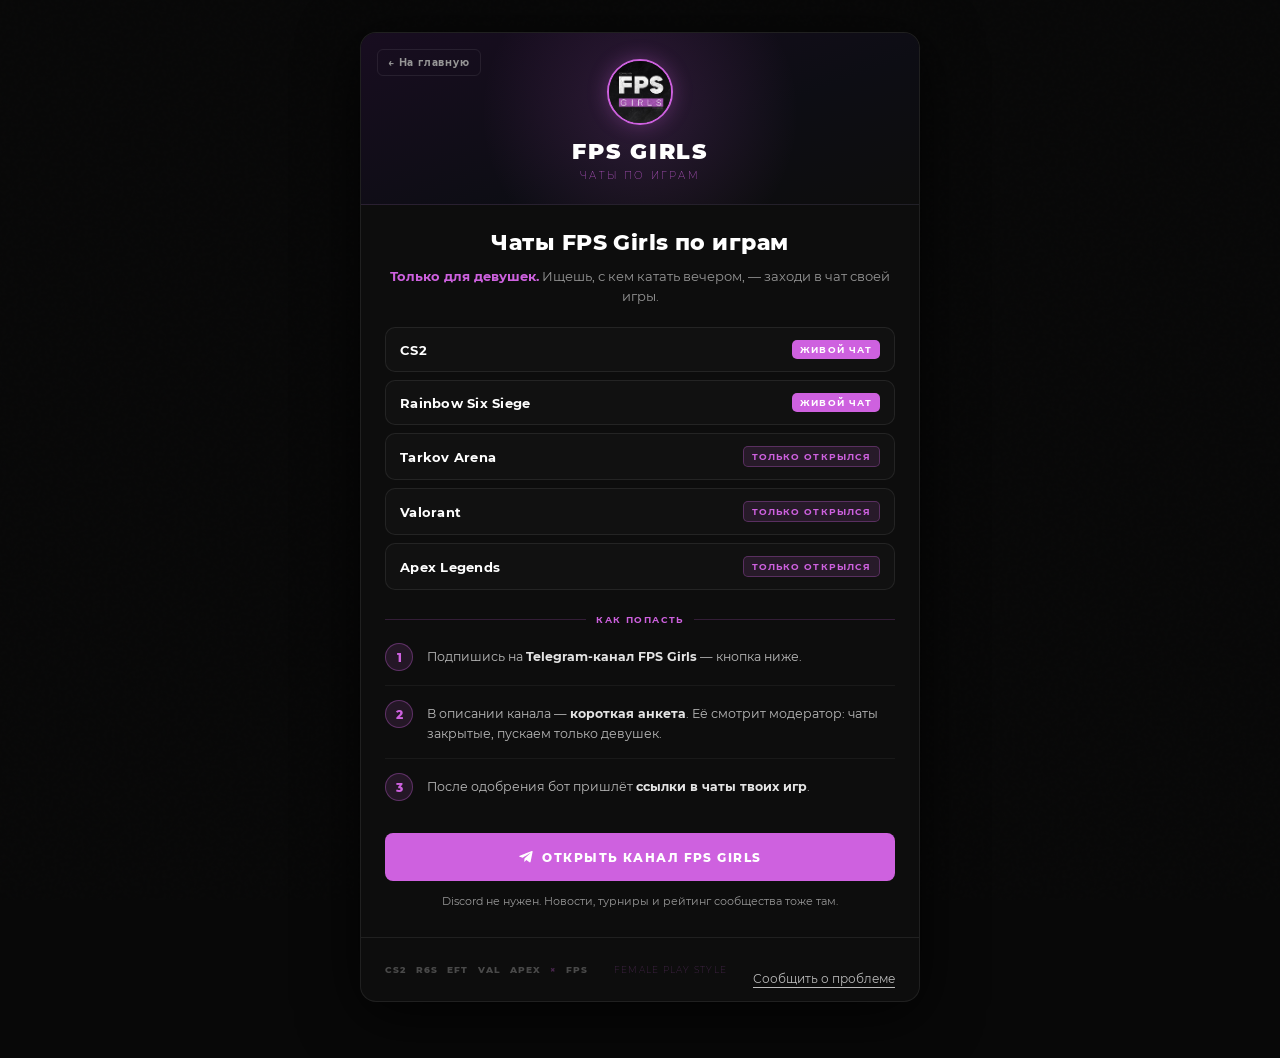
<file: chats.html>
<!DOCTYPE html>
<html lang="ru">
<head>
<meta charset="UTF-8">
<meta name="viewport" content="width=device-width, initial-scale=1.0">
<title>Чаты FPS Girls по играм</title>
<link rel="icon" href="favicon.ico" sizes="any">
<link rel="icon" type="image/png" sizes="32x32" href="assets/favicon-32.png">
<link rel="apple-touch-icon" href="assets/apple-touch-icon.png">
<meta name="theme-color" content="#0D0D0D">
<meta name="description" content="Чаты девушек по играм: CS2, Rainbow Six, Tarkov Arena, Valorant, Apex. Только для девушек, вход по короткой анкете.">
<!-- Превью ссылки в ВК и мессенджерах. Слова Telegram здесь нет нарочно:
     эту страницу дают в постах ВК, а ВК может урезать охват за ссылки на Telegram. -->
<meta property="og:type" content="website">
<meta property="og:url" content="https://fpsgirls.com/chats">
<meta property="og:title" content="Чаты FPS Girls по играм">
<meta property="og:description" content="Только для девушек. CS2, Rainbow Six, Tarkov Arena, Valorant, Apex — вход по короткой анкете.">
<meta property="og:image" content="https://fpsgirls.com/assets/chats/og.jpg">
<meta property="og:image:width" content="1280">
<meta property="og:image:height" content="720">
<meta name="twitter:card" content="summary_large_image">

<style>
@font-face { font-family: 'Montserrat'; src: url('fonts/Montserrat-Black.ttf') format('truetype');      font-weight: 900; font-display: swap; }
@font-face { font-family: 'Montserrat'; src: url('fonts/Montserrat-ExtraBold.ttf') format('truetype');  font-weight: 800; font-display: swap; }
@font-face { font-family: 'Montserrat'; src: url('fonts/Montserrat-Bold.ttf') format('truetype');       font-weight: 700; font-display: swap; }
@font-face { font-family: 'Montserrat'; src: url('fonts/Montserrat-Regular.ttf') format('truetype');    font-weight: 400; font-display: swap; }
@font-face { font-family: 'Montserrat'; src: url('fonts/Montserrat-ExtraLight.ttf') format('truetype'); font-weight: 200; font-display: swap; }

:root {
  --accent:        #CE61DF;
  --accent-glow:   rgba(206,97,223,0.30);
  --accent-subtle: rgba(206,97,223,0.12);
  --bg:            #0D0D0D;
  --surface:       #111111;
  --surface2:      #161318;
  --border:        rgba(255,255,255,0.08);
  --border-accent: rgba(206,97,223,0.40);
  --white:         #FFFFFF;
  --gray1:         #969696;
}

*, *::before, *::after { margin: 0; padding: 0; box-sizing: border-box; }

body {
  background: #080808;
  min-height: 100vh;
  display: flex;
  justify-content: center;
  font-family: 'Montserrat', sans-serif;
  padding: 32px 16px 56px;
  color: var(--white);
}
body::before {
  content: '';
  position: fixed;
  inset: 0;
  background-image: url("data:image/svg+xml,%3Csvg viewBox='0 0 256 256' xmlns='http://www.w3.org/2000/svg'%3E%3Cfilter id='n'%3E%3CfeTurbulence type='fractalNoise' baseFrequency='0.9' numOctaves='4' stitchTiles='stitch'/%3E%3C/filter%3E%3Crect width='100%25' height='100%25' filter='url(%23n)' opacity='0.04'/%3E%3C/svg%3E");
  pointer-events: none;
  z-index: 0;
  opacity: 0.35;
}

.page {
  width: 100%;
  max-width: 560px;
  position: relative;
  z-index: 1;
  background: var(--bg);
  border: 1px solid var(--border);
  border-radius: 16px;
  overflow: hidden;
  box-shadow: 0 12px 60px rgba(0,0,0,0.8);
}

/* ── Шапка (как на /join) ── */
.header {
  padding: 26px 24px 22px;
  text-align: center;
  position: relative;
  overflow: hidden;
  background: linear-gradient(160deg, #180d20 0%, #0d0d14 60%, #0d0d0d 100%);
  border-bottom: 1px solid var(--border);
}
.header::after {
  content: '';
  position: absolute;
  top: -80px; left: 50%;
  transform: translateX(-50%);
  width: 320px; height: 320px;
  border-radius: 50%;
  background: radial-gradient(circle, rgba(206,97,223,0.16) 0%, transparent 70%);
  pointer-events: none;
}
.avatar {
  width: 66px; height: 66px;
  border-radius: 50%;
  object-fit: cover;
  border: 2px solid var(--accent);
  box-shadow: 0 0 20px var(--accent-glow);
  position: relative; z-index: 1;
}
.wordmark {
  font-weight: 900; font-size: 22px;
  letter-spacing: 0.08em; text-transform: uppercase;
  margin-top: 12px; line-height: 1;
  position: relative; z-index: 1;
}
.tagline {
  font-weight: 200; font-size: 10px;
  letter-spacing: 0.22em; text-transform: uppercase;
  color: var(--accent); margin-top: 6px;
  position: relative; z-index: 1;
}
.home-link {
  position: absolute; top: 16px; left: 16px; z-index: 2;
  display: inline-flex; align-items: center; gap: 5px;
  font-weight: 700; font-size: 10px; letter-spacing: 0.08em;
  color: var(--gray1); text-decoration: none;
  border: 1px solid var(--border); border-radius: 6px;
  padding: 6px 10px; transition: color 150ms, border-color 150ms;
}
.home-link:hover { color: var(--white); border-color: var(--border-accent); }

/* ── Интро ── */
.intro { padding: 24px 24px 0; text-align: center; }
.intro h1 { font-weight: 800; font-size: 22px; line-height: 1.3; letter-spacing: 0.02em; }
.intro p {
  font-weight: 400; font-size: 13px; line-height: 1.6;
  color: var(--gray1); margin-top: 8px;
}
.intro p b { font-weight: 700; color: var(--accent); }

/* ── Список чатов ── */
.chats { list-style: none; padding: 20px 24px 0; display: grid; gap: 8px; }
.chat {
  display: flex; align-items: center; justify-content: space-between; gap: 12px;
  background: var(--surface); border: 1px solid var(--border);
  border-radius: 10px; padding: 12px 14px;
}
.chat-name { font-weight: 700; font-size: 13px; letter-spacing: 0.02em; }
.chat-tag {
  flex-shrink: 0;
  font-weight: 700; font-size: 9px; letter-spacing: 0.12em; text-transform: uppercase;
  border-radius: 5px; padding: 4px 8px;
}
.chat-tag.live { color: #fff; background: var(--accent); }
.chat-tag.new  { color: var(--accent); background: var(--accent-subtle); border: 1px solid rgba(206,97,223,0.3); }

/* ── Как попасть ── */
.section-label { display: flex; align-items: center; gap: 10px; padding: 24px 24px 4px; }
.section-label .line { flex: 1; height: 1px; background: rgba(206,97,223,0.2); }
.section-label span {
  font-weight: 700; font-size: 9px; letter-spacing: 0.16em;
  text-transform: uppercase; color: var(--accent);
}
.steps { list-style: none; padding: 0 24px; }
.step {
  display: flex; gap: 14px;
  padding: 14px 0;
  border-bottom: 1px solid rgba(255,255,255,0.05);
}
.step:last-child { border-bottom: none; }
.step-num {
  width: 28px; height: 28px; border-radius: 50%; flex-shrink: 0;
  background: var(--accent-subtle); border: 1px solid rgba(206,97,223,0.35);
  color: var(--accent); font-weight: 800; font-size: 12px;
  display: flex; align-items: center; justify-content: center;
}
.step-text { font-weight: 400; font-size: 12.5px; line-height: 1.6; color: #B9B9B9; padding-top: 4px; }
.step-text b { font-weight: 700; color: #E4E4E4; }

.cta {
  display: flex; align-items: center; justify-content: center; gap: 8px;
  margin: 18px 24px 0;
  background: var(--accent); color: #fff; text-decoration: none;
  font-weight: 800; font-size: 12px; letter-spacing: 0.12em; text-transform: uppercase;
  padding: 16px 12px; border-radius: 8px; text-align: center;
  transition: box-shadow 150ms, transform 150ms;
}
.cta:hover { box-shadow: 0 0 24px var(--accent-glow); transform: translateY(-1px); }
.cta svg { flex-shrink: 0; }
.note {
  padding: 12px 24px 0; text-align: center;
  font-weight: 400; font-size: 11px; line-height: 1.6; color: var(--gray1);
}

/* ── Подвал ── */
.foot {
  border-top: 1px solid var(--border); margin-top: 26px;
  padding: 14px 24px;
  display: flex; align-items: center; justify-content: space-between;
  flex-wrap: wrap; gap: 8px;
}
.foot-games { display: flex; gap: 10px; align-items: center; }
.foot-games span { font-weight: 800; font-size: 9px; letter-spacing: 0.1em; color: rgba(255,255,255,0.25); }
.foot-games .x { color: rgba(206,97,223,0.3); }
.foot .brand {
  font-weight: 200; font-size: 9px; letter-spacing: 0.14em;
  text-transform: uppercase; color: rgba(206,97,223,0.4);
}

@media (max-width: 420px) {
  .intro h1 { font-size: 19px; }
}
</style>
</head>

<body>
<div class="page">

  <header class="header">
    <a class="home-link" href="index.html">← На главную</a>
    <img class="avatar" src="assets/logo.jpg" alt="FPS Girls">
    <div class="wordmark">FPS Girls</div>
    <div class="tagline">Чаты по играм</div>
  </header>

  <section class="intro">
    <h1>Чаты FPS Girls по играм</h1>
    <p><b>Только для девушек.</b> Ищешь, с кем катать вечером, — заходи в чат своей игры.</p>
  </section>

  <ul class="chats">
    <li class="chat"><span class="chat-name">CS2</span><span class="chat-tag live">живой чат</span></li>
    <li class="chat"><span class="chat-name">Rainbow Six Siege</span><span class="chat-tag live">живой чат</span></li>
    <li class="chat"><span class="chat-name">Tarkov Arena</span><span class="chat-tag new">только открылся</span></li>
    <li class="chat"><span class="chat-name">Valorant</span><span class="chat-tag new">только открылся</span></li>
    <li class="chat"><span class="chat-name">Apex Legends</span><span class="chat-tag new">только открылся</span></li>
  </ul>

  <div class="section-label">
    <div class="line"></div><span>Как попасть</span><div class="line"></div>
  </div>
  <ol class="steps">
    <li class="step"><span class="step-num">1</span><span class="step-text">Подпишись на <b>Telegram-канал FPS Girls</b> — кнопка ниже.</span></li>
    <li class="step"><span class="step-num">2</span><span class="step-text">В описании канала — <b>короткая анкета</b>. Её смотрит модератор: чаты закрытые, пускаем только девушек.</span></li>
    <li class="step"><span class="step-num">3</span><span class="step-text">После одобрения бот пришлёт <b>ссылки в чаты твоих игр</b>.</span></li>
  </ol>

  <!-- Именная ссылка-приглашение в канал: по ней телеграм-бот считает, сколько подписок
       пришло с этой страницы (в боте: /link site-chats, отчёт — /links). С главной сюда
       приходят по ?from=home — для них ссылку подменяет скрипт внизу (site-home). -->
  <a class="cta" id="channel-link" href="https://t.me/+BiUBXe7NP5VmMzJi" target="_blank" rel="noopener">
    <svg width="16" height="16" viewBox="0 0 24 24" fill="currentColor" aria-hidden="true"><path d="M21.94 4.3 18.9 19.06c-.23 1.03-.83 1.29-1.69.8l-4.66-3.43-2.25 2.16c-.25.25-.46.46-.94.46l.33-4.74 8.63-7.8c.38-.33-.08-.52-.58-.19L7.07 13.03l-4.6-1.44c-1-.31-1.02-1 .21-1.48L20.66 3.1c.83-.31 1.56.19 1.28 1.2Z"/></svg>
    Открыть канал FPS Girls
  </a>
  <p class="note">Discord не нужен. Новости, турниры и рейтинг сообщества тоже там.</p>

  <footer class="foot">
    <div class="foot-games">
      <span>CS2</span><span>R6S</span><span>EFT</span><span>VAL</span><span>APEX</span>
      <span class="x">×</span><span>FPS</span>
    </div>
    <div class="brand">Female Play Style</div>
    <p style="margin-top:16px"><a data-report-link href="report?from=/chats" style="color:#bbb;font-size:12px;text-decoration:underline;text-underline-offset:4px">Сообщить о проблеме</a></p>
  </footer>

</div>

<script>
// Откуда пришли → своя именная ссылка в канал, чтобы подписки считались раздельно:
// с главной (окно «Поиск игроков») — site-home, всё остальное (посты ВК) — site-chats из разметки.
const INVITES = {
  home: 'https://t.me/+rDoCt6kDlwczYzNi', // /link site-home
};
const from = new URLSearchParams(location.search).get('from');
const invite = Object.prototype.hasOwnProperty.call(INVITES, from) ? INVITES[from] : '';
if (invite.startsWith('https://t.me/')) document.getElementById('channel-link').href = invite;
</script>
<script src="report-link.js" defer></script>
</body>
</html>
</file>
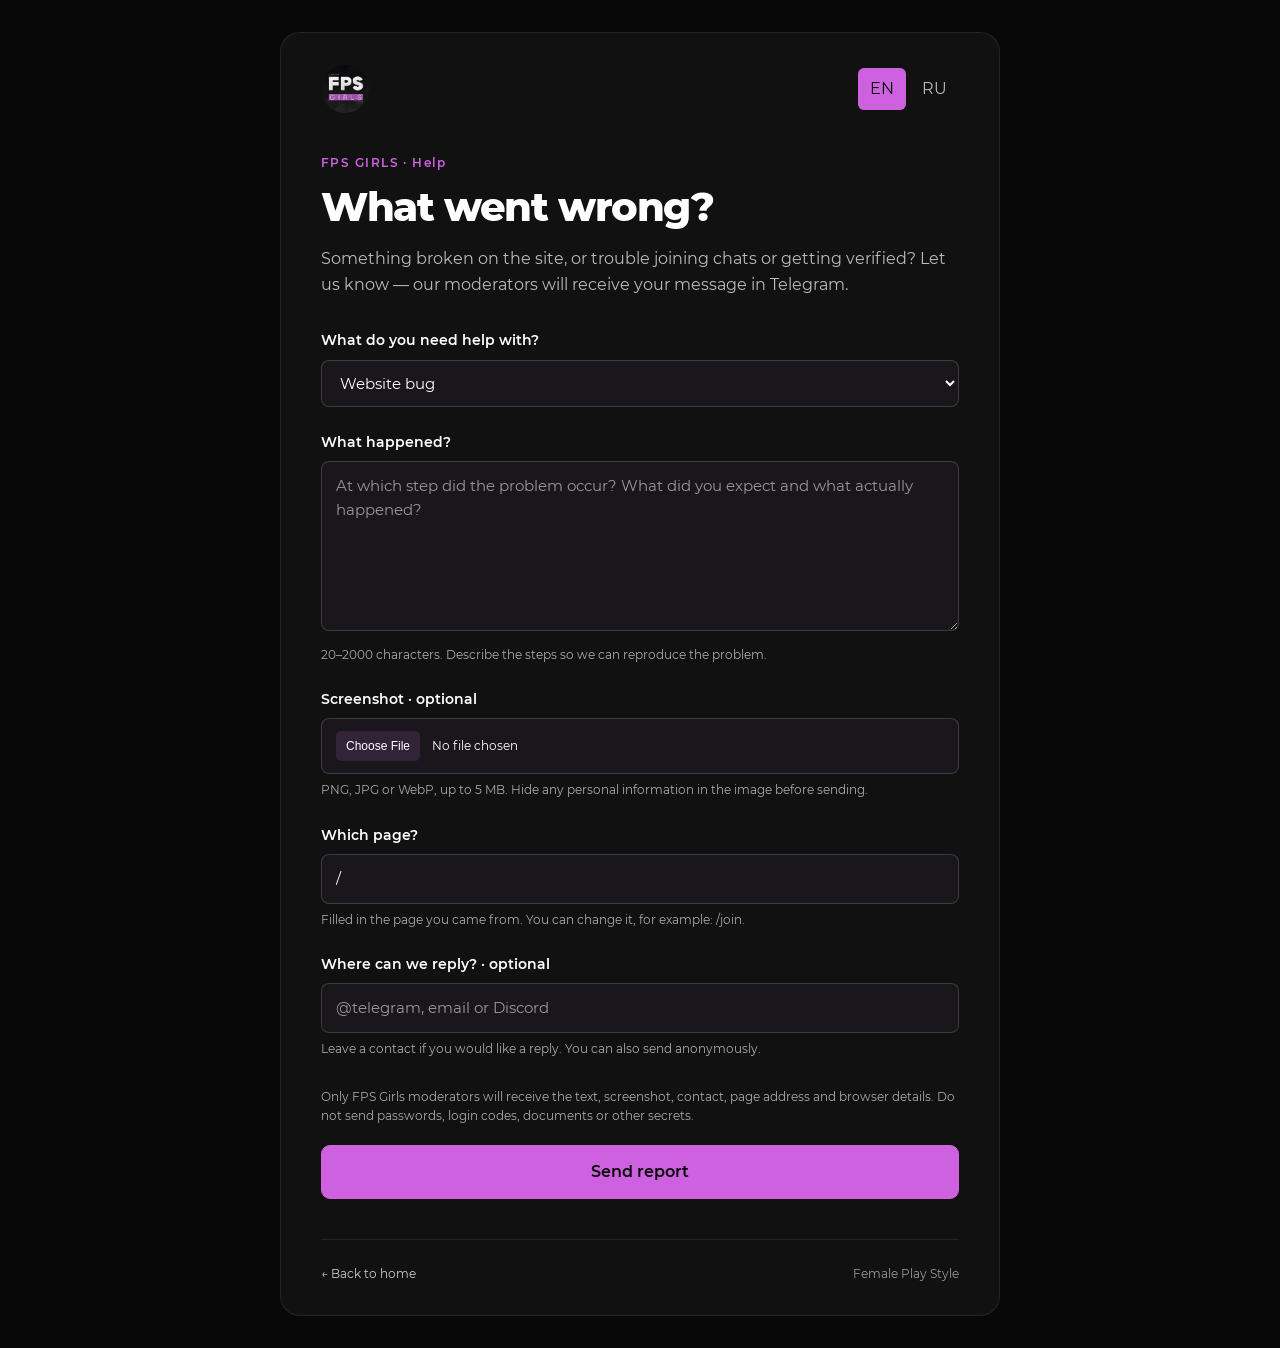
<file: report.html>
<!DOCTYPE html>
<html lang="ru">
<head>
<meta charset="UTF-8">
<meta name="viewport" content="width=device-width, initial-scale=1.0">
<title>Сообщить о проблеме — FPS Girls</title>
<meta name="description" content="Что-то не работает или не получается вступить? Сообщи модераторам FPS Girls.">
<meta name="robots" content="noindex">
<meta name="theme-color" content="#0D0D0D">
<link rel="icon" href="favicon.ico" sizes="any">
<link rel="stylesheet" href="report.css">
<script src="report.js" defer></script>
</head>
<body>
<main class="page">
  <header>
    <a class="home" href="./" aria-label="FPS Girls"><img src="assets/logo.jpg" alt="FPS Girls" width="48" height="48"></a>
    <div class="languages" aria-label="Language">
      <button type="button" data-lang="en" aria-pressed="false">EN</button>
      <button type="button" data-lang="ru" aria-pressed="true">RU</button>
    </div>
  </header>
  <p class="eyebrow">FPS GIRLS · <span data-text="support">Помощь</span></p>
  <h1 data-text="heading">Что пошло не так?</h1>
  <p class="intro" data-text="intro">Ошибка на сайте, сложности со входом в чаты или верификацией? Расскажи — сообщение получат наши модераторы в Telegram.</p>
  <form id="report-form">
    <label for="kind" data-text="kind">С чем нужна помощь?</label>
    <select id="kind" name="kind">
      <option value="bug" data-text="bug">Ошибка на сайте</option>
      <option value="access" data-text="access">Вступление в чаты / верификация</option>
      <option value="other" data-text="other">Другая трудность</option>
    </select>
    <label for="description" data-text="description">Что случилось?</label>
    <textarea id="description" name="description" rows="6" required minlength="20" maxlength="2000" aria-describedby="description-hint" placeholder="На какой шаге возникла проблема? Что ожидала увидеть и что произошло?"></textarea>
    <p class="hint" id="description-hint" data-text="descriptionHint">От 20 до 2000 символов. Опиши шаги, чтобы мы могли повторить проблему.</p>
    <label for="screenshot" data-text="screenshot">Скриншот · необязательно</label>
    <input id="screenshot" type="file" accept="image/png,image/jpeg,image/webp" aria-describedby="screenshot-hint">
    <p class="hint" id="screenshot-hint" data-text="screenshotHint">PNG, JPG или WebP до 5 МБ. Перед отправкой скрой личные данные на изображении.</p>
    <div id="screenshot-preview" hidden>
      <img id="screenshot-image" hidden alt="Превью скриншота">
      <button type="button" id="screenshot-remove" data-text="removeScreenshot">Убрать скриншот</button>
    </div>
    <label for="page" data-text="page">На какой странице?</label>
    <input id="page" name="page" value="/" required maxlength="240" spellcheck="false" aria-describedby="page-hint">
    <p class="hint" id="page-hint" data-text="pageHint">Подставили страницу, с которой ты пришла. Можно изменить, например: /join.</p>
    <label for="contact" data-text="contact">Куда ответить? · необязательно</label>
    <input id="contact" name="contact" maxlength="120" autocomplete="off" placeholder="@telegram, email или Discord" aria-describedby="contact-hint">
    <p class="hint" id="contact-hint" data-text="contactHint">Если хочешь получить ответ, оставь контакт. Можно отправить и без него.</p>
    <div class="trap" aria-hidden="true"><label for="website">Website</label><input id="website" name="website" tabindex="-1" autocomplete="off"></div>
    <p class="privacy" data-text="privacy">Текст, скриншот, контакт, адрес страницы и данные браузера получат только модераторы FPS Girls. Не отправляй пароли, коды входа, документы и другие секреты.</p>
    <button class="primary" id="submit" type="submit" data-text="submit">Отправить проблему</button>
  </form>
  <p id="status" role="status" aria-live="polite" tabindex="-1"></p>
  <section id="done" hidden aria-labelledby="done-title">
    <div class="success-mark" aria-hidden="true">✓</div>
    <h2 id="done-title" data-text="doneTitle">Сообщение у модераторов</h2>
    <p data-text="done">Спасибо! Мы посмотрим, что произошло. Если оставила контакт, сможем связаться с тобой. Ответ может занять время.</p>
    <a class="primary" href="./" data-text="home">На главную</a>
  </section>
  <noscript><p>Для отправки включи JavaScript в браузере. Enable JavaScript to send a report.</p></noscript>
  <footer><a href="./" data-text="back">← На главную</a><span>Female Play Style</span></footer>
</main>
</body>
</html>
</file>
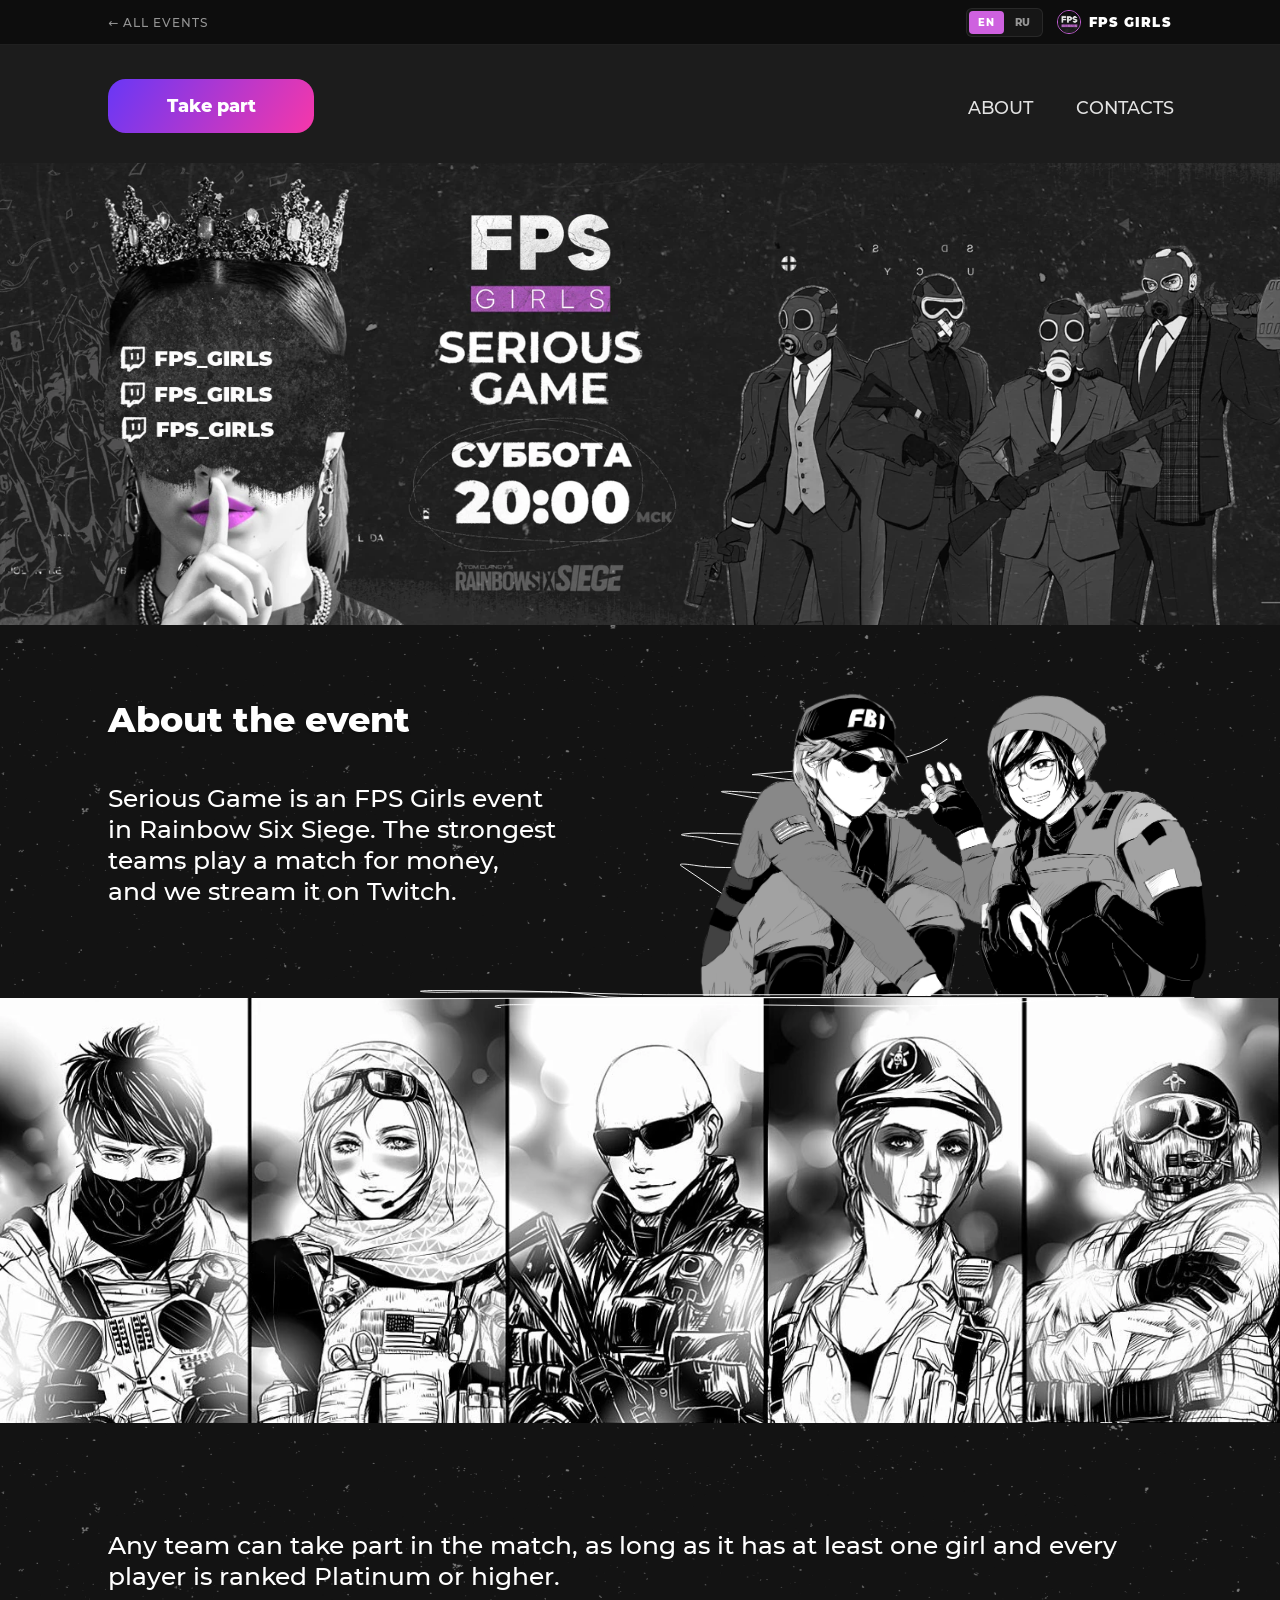
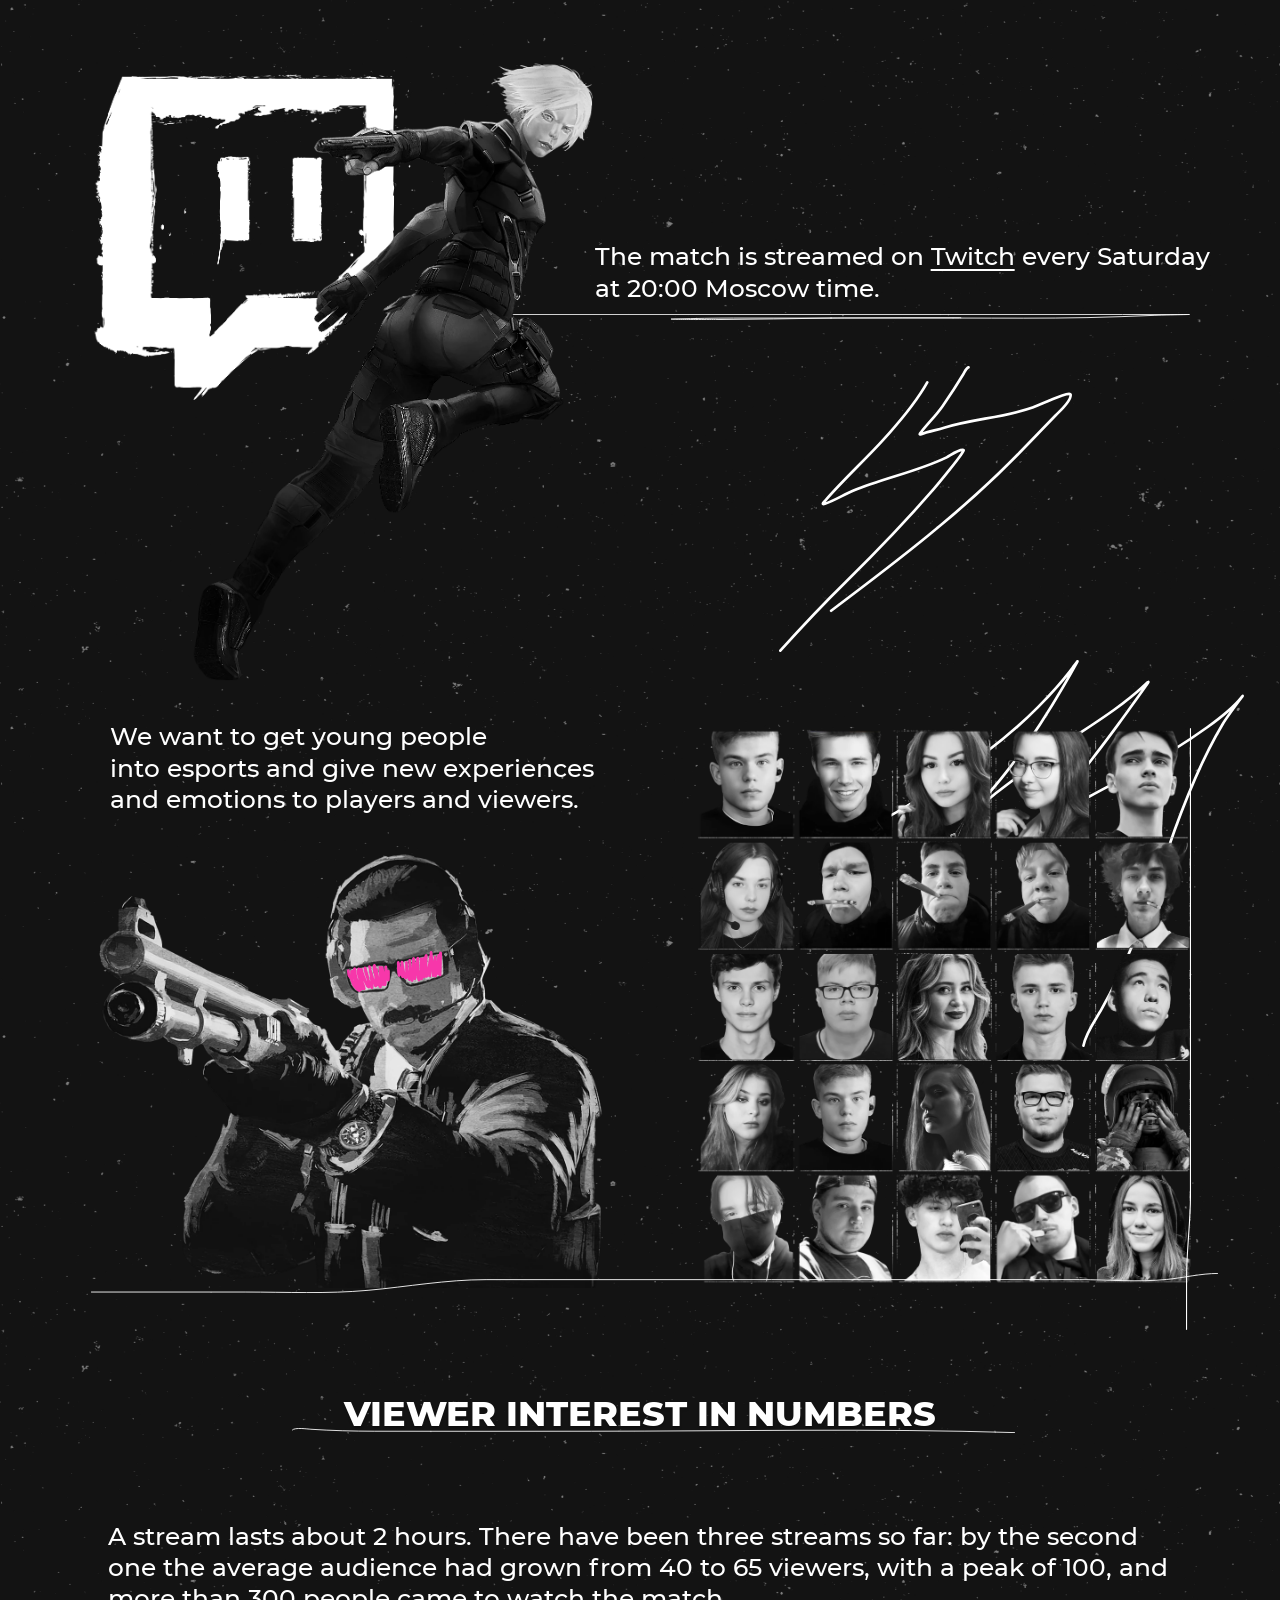
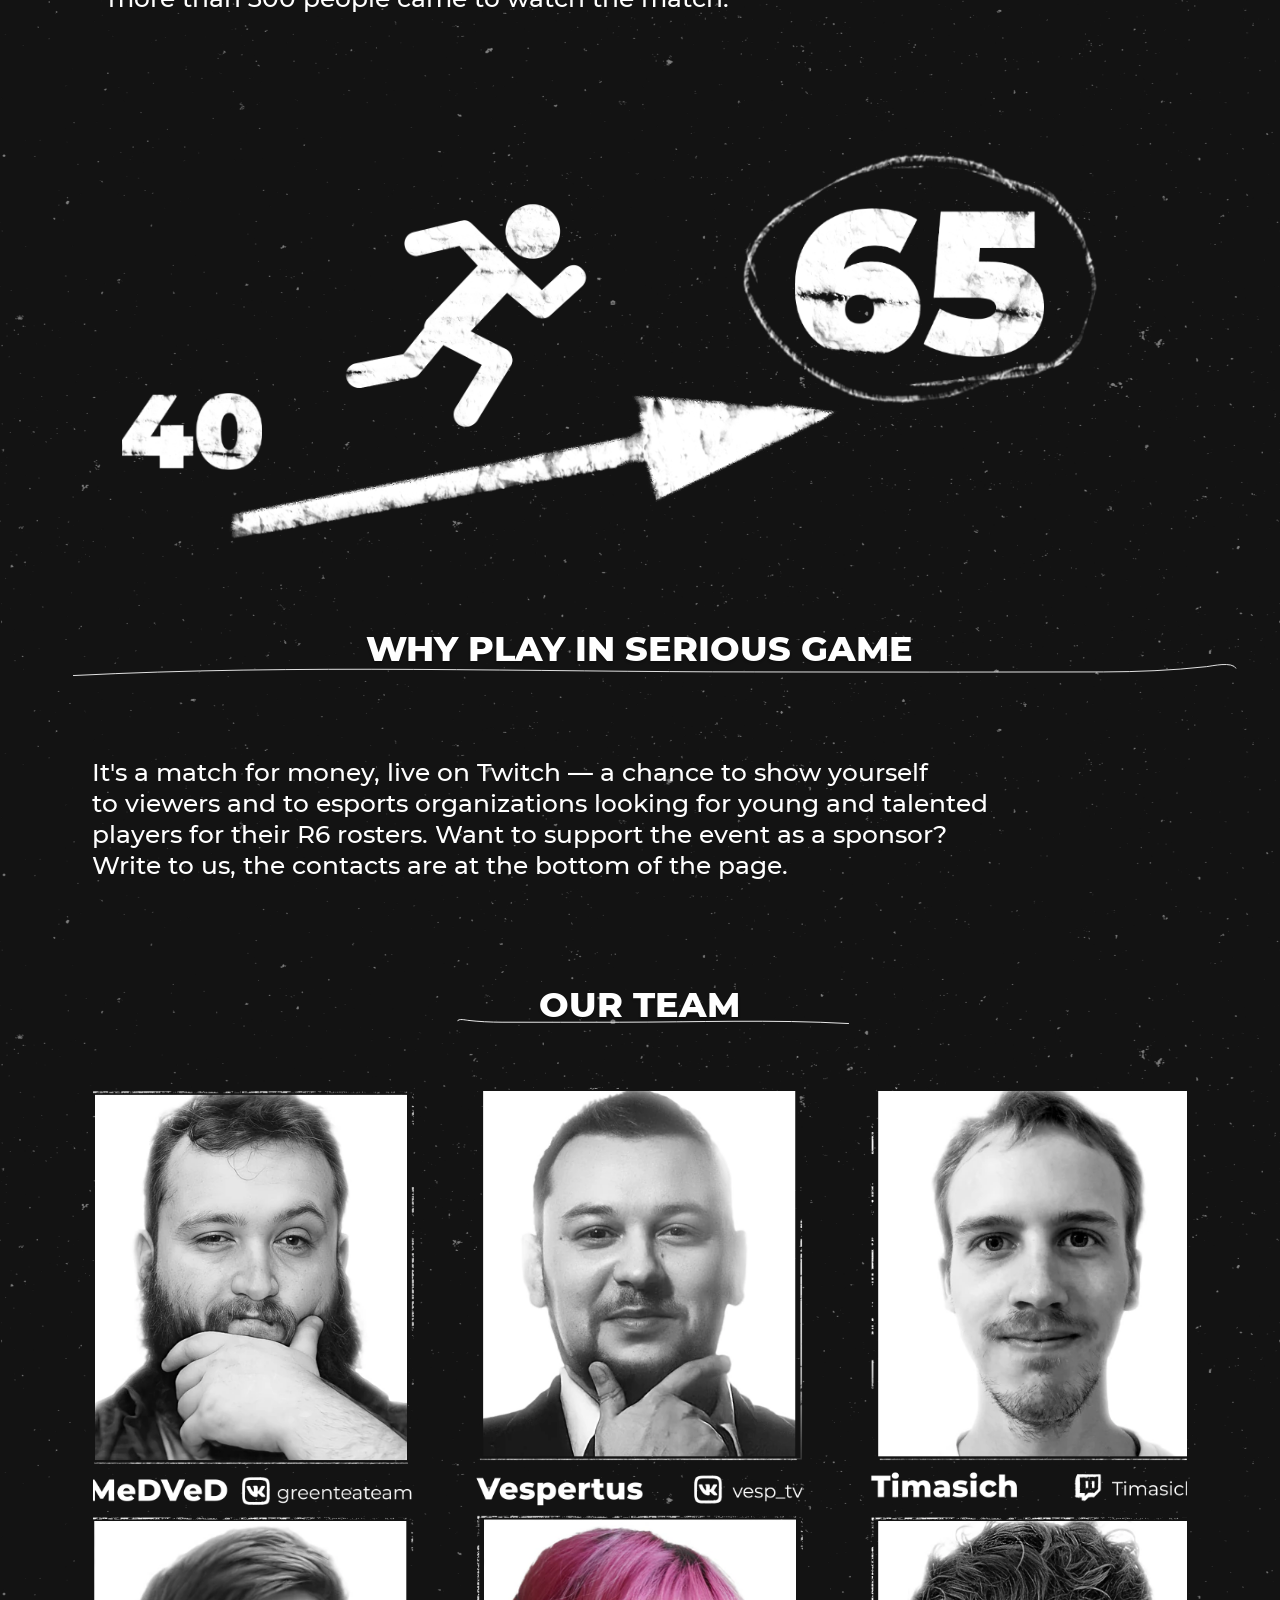
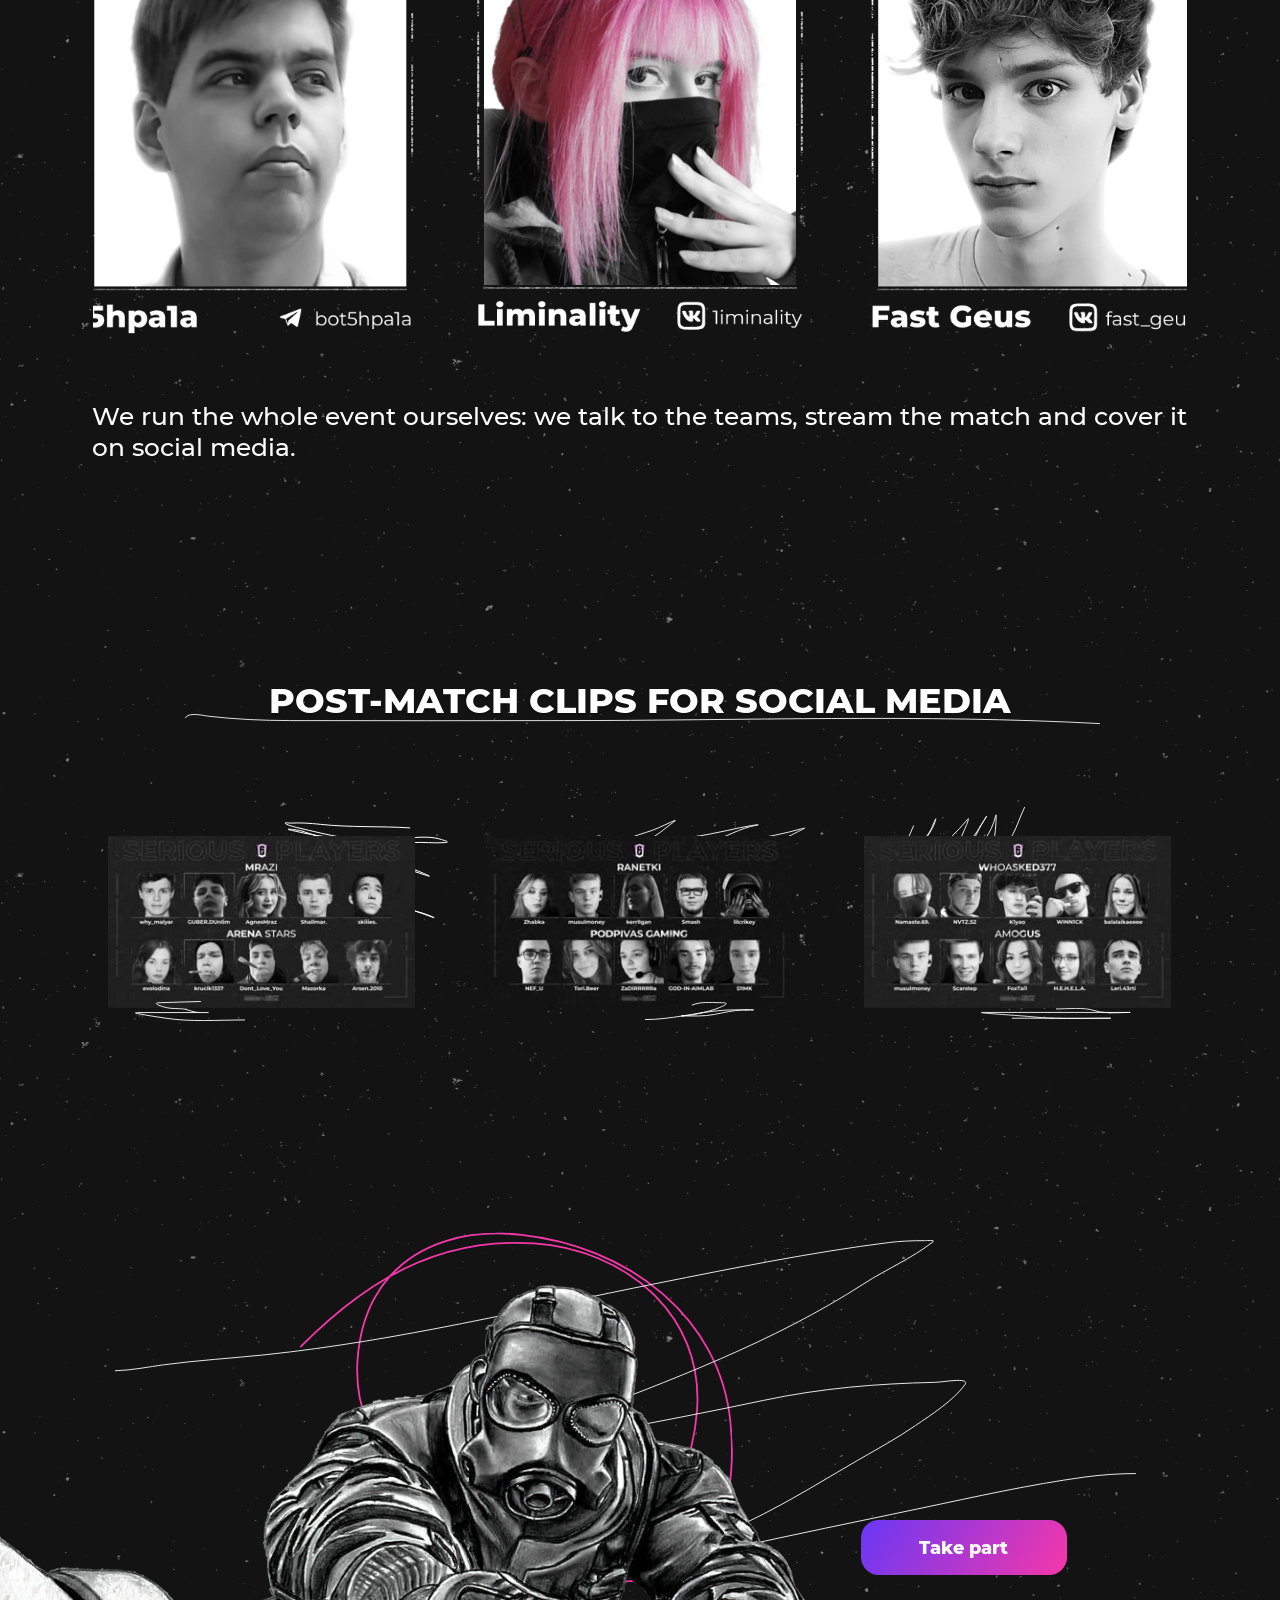
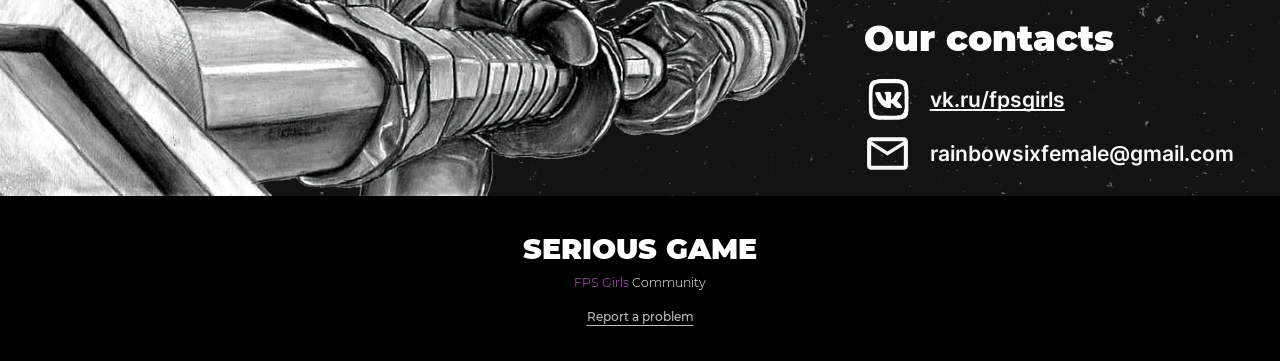
<file: serious-game.html>
<!doctype html>
<html lang="en">
<head>
<meta charset="utf-8">
<meta name="viewport" content="width=device-width, initial-scale=1">
<title>Serious Game — FPS Girls</title>
<link rel="icon" href="favicon.ico" sizes="any">
<link rel="icon" type="image/png" sizes="32x32" href="assets/favicon-32.png">
<link rel="apple-touch-icon" href="assets/apple-touch-icon.png">
<meta name="theme-color" content="#0D0D0D">
<meta name="description" content="Serious Game is an FPS Girls event in Rainbow Six Siege: the strongest teams play a match for money, streamed on Twitch on Saturdays at 20:00 Moscow time.">

<style>
/* Serious Game — страница ивента. Вёрстка перенесена из проекта r6-serious-game
   (макет Figma: файл kuBaUW0XdC123l4uOYGftN в команде Test, фрейм Main 1:3, 1440×7516).
   На ширине от 900 px всё строится в «пикселях макета»: --u = ширина страницы / 1440,
   поэтому раскладка совпадает с Figma и уменьшается вместе с окном. Ниже 900 px —
   мобильная версия: секции идут потоком, коллажи масштабируются целиком.
   Числа в style="--x/--y/--w/--h" — пиксели макета от верха секции. */

@font-face { font-family: "Montserrat"; font-weight: 300; font-display: swap; src: url("fonts/Montserrat-Light.woff2") format("woff2"); }
@font-face { font-family: "Montserrat"; font-weight: 500; font-display: swap; src: url("fonts/Montserrat-Medium.woff2") format("woff2"); }
@font-face { font-family: "Montserrat"; font-weight: 800; font-display: swap; src: url("fonts/Montserrat-ExtraBold.woff2") format("woff2"); }
@font-face { font-family: "Montserrat"; font-weight: 900; font-display: swap; src: url("fonts/Montserrat-Black.woff2") format("woff2"); }
@font-face { font-family: "Inter"; font-weight: 600; font-display: swap; src: url("fonts/Inter-SemiBold.woff2") format("woff2"); }

:root {
  --bg: #131313;
  --nav: #1c1c1c;
  --text: #fff;
  --muted: #e3e3e3;
  --link: #f8f8f8;
  --grad: linear-gradient(120.39deg, #6937f6 0%, #f637aa 100%);
  /* 1 пиксель макета. cqw считается от body (контейнер), поэтому полоса прокрутки не мешает. */
  --u: calc(min(100cqw, 1440px) / 1440);
}

*, *::before, *::after { box-sizing: border-box; margin: 0; padding: 0; }
html { background: var(--bg); color: var(--text); scroll-behavior: smooth; }
body {
  font-family: "Montserrat", system-ui, sans-serif;
  container-type: inline-size;
  overflow-x: hidden;
  -webkit-font-smoothing: antialiased;
}
img { display: block; }
a { color: inherit; }

.sr-only {
  position: absolute; width: 1px; height: 1px; overflow: hidden;
  clip: rect(0 0 0 0); white-space: nowrap;
}

/* ---------- Полоса сайта: обратно к ивентам и на главную ---------- */
.site { background: #0D0D0D; border-bottom: 1px solid rgba(255, 255, 255, .08); }
.site__in {
  max-width: 1440px; margin: 0 auto; height: 44px;
  padding: 0 max(16px, calc(122 * var(--u)));
  display: flex; align-items: center; justify-content: space-between; gap: 16px;
}
.site__back {
  font-weight: 500; font-size: 12px; letter-spacing: .08em; text-transform: uppercase;
  color: #969696; text-decoration: none; white-space: nowrap; transition: color .2s;
}
.site__back:hover { color: #fff; }
.site__brand {
  display: flex; align-items: center; gap: 8px;
  font-weight: 900; font-size: 13px; letter-spacing: .08em; text-transform: uppercase;
  text-decoration: none; white-space: nowrap;
}
.site__brand img { width: 24px; height: 24px; border-radius: 50%; border: 1px solid #CE61DF; object-fit: cover; }
.site__right { display: flex; align-items: center; gap: 14px; }

/* Переключатель EN/RU — как на остальных страницах сайта */
.lang-switch {
  display: flex; gap: 2px;
  background: rgba(255, 255, 255, .04);
  border: 1px solid rgba(255, 255, 255, .08);
  border-radius: 6px; padding: 2px;
}
.lang-btn {
  font-family: inherit; font-weight: 800; font-size: 10px; letter-spacing: .08em;
  color: #969696; background: transparent; border: none; border-radius: 4px;
  padding: 5px 9px; cursor: pointer; transition: color .15s, background .15s;
}
.lang-btn:hover { color: #fff; }
.lang-btn.active { background: #CE61DF; color: #fff; }

/* ---------- Шапка ---------- */
.nav { background: var(--nav); }
.nav__in { position: relative; max-width: 1440px; margin: 0 auto; height: calc(133 * var(--u)); }
.btn {
  border-radius: calc(20 * var(--u));
  background: var(--grad);
  display: flex; align-items: center; justify-content: center;
  font-weight: 800; font-size: calc(20 * var(--u)); line-height: 1.22;
  color: #fff; text-decoration: none; white-space: nowrap;
  transition: filter .2s, transform .2s;
}
.btn:hover { filter: brightness(1.12); transform: translateY(-1px); }
.nav .btn {
  position: absolute; left: calc(122 * var(--u)); top: calc(38 * var(--u));
  width: calc(231 * var(--u)); height: calc(61 * var(--u));
}
/* Ссылки прижаты вправо, а не стоят по координатам: английские слова другой длины.
   Отступы подобраны так, что русский вариант стоит как в Figma (x 1029.84 и 1202). */
.nav__links {
  position: absolute; right: calc(118.8 * var(--u)); top: calc(58 * var(--u));
  display: flex; gap: calc(48.7 * var(--u));
}
.nav__link {
  font-weight: 500; font-size: calc(20 * var(--u)); line-height: 1.22;
  color: var(--muted); text-transform: uppercase; text-decoration: none; white-space: nowrap;
  transition: color .2s;
}
.nav__link:hover { color: #fff; }

/* ---------- Фон с крапинками ---------- */
main {
  background-color: var(--bg);
  background-image: url("assets/serious-game/texture.webp");
  background-size: calc(1438 * var(--u)) calc(809 * var(--u));
  background-position: center calc(502 * var(--u));
}

/* ---------- Полноширинные картинки ---------- */
.hero, .strip { max-width: 1440px; margin: 0 auto; }
.hero img { width: 100%; height: auto; aspect-ratio: 1440 / 519; object-fit: cover; }
.strip img { width: 100%; height: auto; aspect-ratio: 1440 / 478; object-fit: cover; }

/* ---------- Секции-коллажи ---------- */
.sec { position: relative; max-width: 1440px; margin: 0 auto; height: calc(var(--h) * var(--u)); }

.sec > .abs {
  position: absolute;
  left: calc(var(--x) * var(--u)); top: calc(var(--y) * var(--u));
  width: calc(var(--w) * var(--u));
}
.sec > img.abs { height: calc(var(--h) * var(--u)); }
.sec > .btn { height: calc(61 * var(--u)); }
.sec > .pic { object-fit: cover; }
.flip { transform: scaleX(-1); }

.h2 {
  font-weight: 800; font-size: calc(39.385 * var(--u)); line-height: 1.22;
  text-shadow: 0 calc(2.462 * var(--u)) calc(2.462 * var(--u)) rgba(0, 0, 0, .25);
}
.h2.up { text-transform: uppercase; }
.h2.c { text-align: center; }
.txt { font-weight: 500; font-size: calc(28 * var(--u)); line-height: calc(35 * var(--u)); }
.txt a { text-underline-offset: .15em; transition: color .2s; }
.txt a:hover { color: #f637aa; }

/* Коллаж: своя система координат. --a = 1 пиксель макета внутри коллажа,
   считается от ширины самого коллажа, поэтому на телефоне он уменьшается целиком. */
.art {
  position: absolute;
  left: calc(var(--x) * var(--u)); top: calc(var(--y) * var(--u));
  width: calc(var(--w) * var(--u)); height: calc(var(--h) * var(--u));
  container-type: inline-size;
  --aw: var(--w);
}
.art > * {
  position: absolute;
  left: calc(var(--x) * 100cqw / var(--aw)); top: calc(var(--y) * 100cqw / var(--aw));
  width: calc(var(--w) * 100cqw / var(--aw)); height: calc(var(--h) * 100cqw / var(--aw));
}
.art > img { object-fit: cover; }
.art > img[src$=".svg"] { object-fit: fill; }
.rot { display: flex; align-items: center; justify-content: center; }
.rot > img {
  flex: none;
  width: calc(var(--iw) * 100cqw / var(--aw)); height: calc(var(--ih) * 100cqw / var(--aw));
  transform: rotate(var(--r));
}

/* Превью матчей ведут на плейлист Serious Game на YouTube */
a.thumb { display: block; transition: transform .2s, filter .2s; }
a.thumb:hover { transform: translateY(-3px); filter: brightness(1.1); }
a.thumb img { width: 100%; height: 100%; object-fit: cover; }

.contacts { overflow: hidden; }

/* ---------- Контакты ---------- */
.contact { height: calc(181 * var(--u)); }
.contact__title {
  position: absolute; left: calc(3 * var(--u)); top: 0;
  font-weight: 900; font-size: calc(40 * var(--u)); line-height: 1.22; white-space: nowrap;
}
.contact__row {
  position: absolute; display: flex; align-items: center;
  font-family: "Inter", system-ui, sans-serif; font-weight: 600;
  font-size: calc(24 * var(--u)); line-height: 1.21; color: var(--link);
  text-decoration: none; white-space: nowrap;
}
.contact__row--vk { left: 0; top: calc(62 * var(--u)); gap: calc(15 * var(--u)); }
.contact__row--vk .contact__icon { width: calc(62 * var(--u)); height: calc(62 * var(--u)); }
.contact__row--vk .contact__text { text-decoration: underline; text-decoration-skip-ink: none; }
.contact__row--mail { left: calc(2 * var(--u)); top: calc(126 * var(--u)); gap: calc(20 * var(--u)); }
.contact__row--mail .contact__icon { width: calc(55 * var(--u)); height: calc(55 * var(--u)); }
.contact__row:hover .contact__text { color: #fff; text-decoration: underline; }

/* ---------- Подвал ---------- */
.foot {
  background: #000; text-align: center;
  padding: calc(41 * var(--u)) 16px calc(40 * var(--u));
}
.foot__title { font-weight: 900; font-size: calc(32 * var(--u)); line-height: 1.22; }
.foot__sub { font-weight: 300; font-size: calc(14 * var(--u)); line-height: 1.22; margin-top: calc(9 * var(--u)); }
.foot__sub a { text-decoration: none; color: #CE61DF; }
.foot__sub a:hover { text-decoration: underline; }

/* =========================================================
   Телефоны и узкие планшеты
   ========================================================= */
@media (max-width: 899px) {
  .site__in { padding: 0 16px; }
  .nav__in { height: 64px; display: flex; align-items: center; gap: 12px; padding: 0 16px; }
  .btn { border-radius: 14px; font-size: 14px; }
  .nav .btn { position: static; width: auto; height: 40px; padding: 0 16px; }
  .nav__links { position: static; margin-left: auto; gap: 16px; }
  .nav__link { font-size: 12px; }

  main { background-size: 720px 405px; background-position: center 200px; }

  .sec { height: auto; max-width: 640px; padding: 44px 16px; }
  .sec > .abs { position: static; width: auto; }
  .sec > img.abs { height: auto; }
  .sec > .deco { display: none; }
  .sec > .btn { height: 48px; font-size: 16px; }
  br.d { display: none; }

  .h2 { font-size: 24px; text-shadow: 0 2px 2px rgba(0, 0, 0, .25); }
  .txt { font-size: 17px; line-height: 1.5; }
  .sec > :not(.deco) { margin-top: 24px; }
  .sec > :first-child { margin-top: 0; }

  .art { position: relative; left: auto; top: auto; width: 100%; height: auto; aspect-ratio: var(--w) / var(--h); }
  .sec > .pic { width: 100%; aspect-ratio: 1230 / 972; }

  .rules .art { width: 82%; margin-left: auto; margin-right: auto; }
  .mission .art--warden { width: 90%; margin-left: auto; margin-right: auto; }

  .art--videos { aspect-ratio: auto; display: grid; gap: 16px; }
  .art--videos > .scr { display: none; }
  .art--videos > .thumb { position: static; width: 100%; height: auto; aspect-ratio: 345 / 193; }

  .contacts { padding-top: 24px; }
  .art--sledge { width: calc(100% + 32px); margin-left: -16px; }
  .art--sledge > .scr { display: none; }
  .contact { margin-top: 24px; height: auto; display: grid; gap: 14px; }
  .contact__title { position: static; font-size: 26px; margin-bottom: 4px; }
  .contact__row { position: static; font-size: 16px; gap: 12px; white-space: normal; word-break: break-all; }
  .contact__row--vk .contact__icon, .contact__row--mail .contact__icon { width: 36px; height: 36px; flex: none; }

  .foot { padding: 28px 16px; }
  .foot__title { font-size: 22px; }
  .foot__sub { font-size: 12px; margin-top: 6px; }
}
</style>
</head>
<body>

<div class="site">
  <div class="site__in">
    <a class="site__back" href="tournaments.html#r6" data-i18n="back">← All events</a>
    <div class="site__right">
      <div class="lang-switch">
        <button class="lang-btn active" type="button" data-lang="en">EN</button>
        <button class="lang-btn" type="button" data-lang="ru">RU</button>
      </div>
      <a class="site__brand" href="index.html"><img src="assets/logo.jpg" alt="">FPS Girls</a>
    </div>
  </div>
</div>

<header class="nav">
  <div class="nav__in">
    <!-- Куда ведёт «Принять участие», владелец ещё не решил; пока — как остальные кнопки участия на сайте. -->
    <a class="btn" href="join.html?game=r6" data-i18n="join">Take part</a>
    <nav class="nav__links" aria-label="Sections" data-i18n-label="sections">
      <a class="nav__link" href="#about" data-i18n="navAbout">about</a>
      <a class="nav__link" href="#contacts" data-i18n="navContacts">contacts</a>
    </nav>
  </div>
</header>

<main>
  <h1 class="sr-only" data-i18n="h1">Serious Game — an FPS Girls event in Rainbow Six Siege</h1>

  <section class="hero">
    <img src="assets/serious-game/hero.webp" width="1440" height="519" data-i18n-alt="heroAlt"
         alt="Serious Game, Rainbow Six Siege: Saturday, 20:00 Moscow time. Twitch channel FPS_GIRLS">
  </section>

  <section class="sec about" id="about" style="--h:420">
    <h2 class="abs h2" style="--x:122;--y:84;--w:462" data-i18n="aboutTitle">About the event</h2>
    <p class="abs txt" style="--x:122;--y:178;--w:710" data-i18n-html="aboutText">Serious Game is an FPS Girls event <br class="d">in Rainbow Six Siege. The strongest <br class="d">teams play a match for money, <br class="d">and we stream it on Twitch.</p>
    <div class="art" style="--x:755;--y:56;--w:613;--h:362">
      <div class="rot" style="--x:0;--y:73.14;--w:330.379;--h:251.082;--iw:313.137;--ih:226;--r:-4.95deg"><img src="assets/serious-game/scribble-ash.svg" alt=""></div>
      <img src="assets/serious-game/ash-dokkaebi.webp" style="--x:24;--y:0;--w:589;--h:362" data-i18n-alt="opsAlt" alt="Rainbow Six Siege operators">
    </div>
    <img class="abs deco" src="assets/serious-game/line-about.svg" style="--x:293;--y:411.5;--w:1055.5;--h:20" alt="">
  </section>

  <section class="strip">
    <img src="assets/serious-game/operators-strip.webp" width="1440" height="478" loading="lazy" data-i18n-alt="opsAlt" alt="Rainbow Six Siege operators">
  </section>

  <section class="sec rules" style="--h:940">
    <p class="abs txt" style="--x:122;--y:121;--w:1216" data-i18n="rules">Any team can take part in the match, as long as it has at least one girl and every player is ranked Platinum or higher.</p>
    <img class="abs deco" src="assets/serious-game/line-twitch.svg" style="--x:550;--y:552.5;--w:788.981;--h:7" alt="">
    <div class="art" style="--x:24;--y:206;--w:661;--h:768">
      <img src="assets/serious-game/twitch-logo.webp" style="--x:0;--y:0;--w:454.41;--h:443.463" alt="Twitch">
      <img src="assets/serious-game/iana.webp" style="--x:162;--y:51;--w:499;--h:717" loading="lazy" alt="">
    </div>
    <p class="abs txt" style="--x:669;--y:471;--w:710" data-i18n-html="stream">The match is streamed on <a href="https://www.twitch.tv/fps_girls" target="_blank" rel="noopener">Twitch</a> every Saturday at 20:00 Moscow time.</p>
    <img class="abs deco" src="assets/serious-game/lightning.svg" style="--x:876.1;--y:611.6;--w:329.681;--h:321.296" alt="">
  </section>

  <section class="sec mission" style="--h:770">
    <p class="abs txt" style="--x:124;--y:71;--w:708" data-i18n-html="mission">We want to get young people <br class="d">into esports and give new experiences <br class="d">and emotions to players and viewers.</p>
    <div class="art art--warden" style="--x:102;--y:207;--w:596;--h:502">
      <img src="assets/serious-game/warden.webp" style="--x:0;--y:0;--w:596;--h:502" loading="lazy" alt="">
      <img src="assets/serious-game/warden-glasses.svg" style="--x:287.84;--y:123.08;--w:107.607;--h:46.073" alt="">
    </div>
    <div class="art art--people" style="--x:778;--y:2.51;--w:619.8;--h:710.5">
      <img src="assets/serious-game/scribble-people.svg" style="--x:222.6;--y:-1.5;--w:398.649;--h:435.639" alt="">
      <img src="assets/serious-game/people.webp" style="--x:0;--y:75.49;--w:564;--h:635" loading="lazy" data-i18n-alt="peopleAlt" alt="Players and viewers of the event">
    </div>
    <img class="abs deco" src="assets/serious-game/line-people-bottom.svg" style="--x:102;--y:691.5;--w:1268;--h:23" alt="">
    <img class="abs deco" src="assets/serious-game/line-people-right.svg" style="--x:1334.76;--y:78.09;--w:4.609;--h:677.609" alt="">
  </section>

  <section class="sec stats" style="--h:960">
    <h2 class="abs h2 up c" style="--x:71;--y:56;--w:1298" data-i18n="statsTitle">viewer interest in numbers</h2>
    <img class="abs deco" src="assets/serious-game/line-stats.svg" style="--x:328;--y:95.5;--w:814;--h:6" alt="">
    <p class="abs txt" style="--x:122;--y:200;--w:1216" data-i18n="statsText">A stream lasts about 2 hours. There have been three streams so far: by the second one the average audience had grown from 40 to 65 viewers, with a peak of 100, and more than 300 people came to watch the match.</p>
    <div class="art" style="--x:137;--y:416;--w:1117;--h:535" role="img" aria-label="The audience grew from 40 to 65 viewers" data-i18n-label="statsLabel">
      <img src="assets/serious-game/marker.webp" style="--x:663;--y:0;--w:454;--h:376" loading="lazy" alt="">
      <img src="assets/serious-game/num-40.webp" style="--x:0;--y:315;--w:158;--h:87" loading="lazy" alt="">
      <div class="rot" style="--x:114;--y:275;--w:691.71;--h:260;--iw:677;--ih:204;--r:4.81deg"><img src="assets/serious-game/arrow.webp" loading="lazy" alt=""></div>
      <img src="assets/serious-game/num-65.webp" style="--x:757;--y:107;--w:280;--h:168" loading="lazy" alt="">
      <img src="assets/serious-game/run.webp" style="--x:213;--y:54;--w:348;--h:348" loading="lazy" alt="">
    </div>
  </section>

  <section class="sec sponsors" style="--h:400">
    <h2 class="abs h2 up c" style="--x:23;--y:36;--w:1394" data-i18n="whyTitle">Why play in Serious Game</h2>
    <img class="abs deco flip" src="assets/serious-game/line-sponsor.svg" style="--x:82;--y:76.5;--w:1309;--h:14" alt="">
    <p class="abs txt" style="--x:104;--y:181;--w:1251" data-i18n-html="whyText">It's a match for money, live on Twitch — a chance to show yourself <br class="d">to viewers and to esports organizations looking for young and talented <br class="d">players for their R6 rosters. Want to support the event as a sponsor? <br class="d">Write to us, the contacts are at the bottom of the page.</p>
  </section>

  <section class="sec team" style="--h:1280">
    <h2 class="abs h2 up c" style="--x:489;--y:36;--w:462" data-i18n="teamTitle">our team</h2>
    <img class="abs deco" src="assets/serious-game/line-team.svg" style="--x:514.15;--y:75.9;--w:440.772;--h:5.434" alt="">
    <img class="abs pic" src="assets/serious-game/team.webp" style="--x:105;--y:142;--w:1230;--h:972" width="1230" height="972" loading="lazy" data-i18n-alt="teamAlt"
         alt="Team: MeDVeD (VK greenteateam), Vespertus (VK vesp_tv), Timasich (Twitch Timasich), Shpa1a (Telegram bot5hpa1a), Liminality (VK 1iminality), Fast Geus (VK fast_geu)">
    <p class="abs txt" style="--x:104;--y:1181;--w:1251" data-i18n="teamText">We run the whole event ourselves: we talk to the teams, stream the match and cover it on social media.</p>
  </section>

  <section class="sec videos" style="--h:640">
    <h2 class="abs h2 up c" style="--x:130;--y:214;--w:1180" data-i18n="videosTitle">post-match clips for social media</h2>
    <img class="abs deco" src="assets/serious-game/line-videos.svg" style="--x:208;--y:252.5;--w:1030;--h:12" alt="">
    <!-- Все три превью ведут на плейлист Serious Game на YouTube-канале FPS Girls (он же в videos.json). -->
    <div class="art art--videos" style="--x:122;--y:298.69;--w:1196;--h:299">
      <img class="scr" src="assets/serious-game/scribble-v3-top.svg" style="--x:870.97;--y:57.99;--w:160.303;--h:108.242" alt="">
      <div class="rot scr" style="--x:142.1;--y:0;--w:274.523;--h:264.944;--iw:212.002;--ih:180.738;--r:-32.49deg"><img src="assets/serious-game/scribble-v1-top.svg" alt=""></div>
      <img class="scr" src="assets/serious-game/scribble-v2-top.svg" style="--x:548.69;--y:73.67;--w:235.723;--h:44.779" alt="">
      <a class="thumb" href="https://www.youtube.com/watch?v=eCZ4Kl2jQuQ&amp;list=PL1YF5awvXW04W0oC60wrT9-ImodKZ7phQ" target="_blank" rel="noopener" style="--x:0;--y:91.31;--w:345;--h:193"><img src="assets/serious-game/video-1.jpg" loading="lazy" data-i18n-alt="video1" alt="Serious Players: MRAZI vs ARENA STARS — watch on YouTube"></a>
      <a class="thumb" href="https://www.youtube.com/watch?v=eCZ4Kl2jQuQ&amp;list=PL1YF5awvXW04W0oC60wrT9-ImodKZ7phQ" target="_blank" rel="noopener" style="--x:425;--y:91.31;--w:345;--h:193"><img src="assets/serious-game/video-2.jpg" loading="lazy" data-i18n-alt="video2" alt="Serious Players: RANETKI vs PODPIVAS GAMING — watch on YouTube"></a>
      <a class="thumb" href="https://www.youtube.com/watch?v=eCZ4Kl2jQuQ&amp;list=PL1YF5awvXW04W0oC60wrT9-ImodKZ7phQ" target="_blank" rel="noopener" style="--x:851;--y:91.31;--w:345;--h:193"><img src="assets/serious-game/video-3.jpg" loading="lazy" data-i18n-alt="video3" alt="Serious Players: WHOASKED377 vs AMOGUS — watch on YouTube"></a>
      <img class="scr" src="assets/serious-game/scribble-v1-bottom.svg" style="--x:30.29;--y:276.46;--w:124.368;--h:22.417" alt="">
      <img class="scr" src="assets/serious-game/scribble-v2-bottom.svg" style="--x:604.41;--y:277.62;--w:122.436;--h:20.58" alt="">
      <img class="scr" src="assets/serious-game/scribble-v3-bottom.svg" style="--x:981.65;--y:284.12;--w:179.513;--h:13.131" alt="">
    </div>
  </section>

  <section class="sec contacts" id="contacts" style="--h:830">
    <div class="art art--sledge" style="--x:-100;--y:184.47;--w:1014;--h:645.53">
      <div class="rot" style="--x:432.84;--y:0;--w:498.03;--h:421.473;--iw:400.763;--ih:480.984;--r:87.23deg"><img src="assets/serious-game/circle-contact.svg" alt=""></div>
      <img class="scr" src="assets/serious-game/lines-contact.svg" style="--x:230;--y:20.74;--w:1148.53;--h:408.882" alt="">
      <img src="assets/serious-game/sledge.webp" style="--x:0;--y:8.53;--w:1014;--h:637" loading="lazy" alt="">
    </div>
    <a class="abs btn" href="join.html?game=r6" style="--x:969;--y:520;--w:231" data-i18n="join">Take part</a>
    <div class="abs contact" style="--x:969;--y:629;--w:430">
      <h2 class="contact__title" data-i18n="contactsTitle">Our contacts</h2>
      <a class="contact__row contact__row--vk" href="https://vk.ru/fpsgirls" target="_blank" rel="noopener">
        <img class="contact__icon" src="assets/serious-game/icon-vk.webp" alt="">
        <span class="contact__text">vk.ru/fpsgirls</span>
      </a>
      <a class="contact__row contact__row--mail" href="mailto:rainbowsixfemale@gmail.com">
        <img class="contact__icon" src="assets/serious-game/icon-email.svg" alt="">
        <span class="contact__text">rainbowsixfemale@gmail.com</span>
      </a>
    </div>
  </section>
</main>

<footer class="foot">
  <p class="foot__title">SERIOUS GAME</p>
  <p class="foot__sub"><a href="index.html">FPS Girls</a> Community</p>
  <p style="margin-top:16px"><a data-report-link href="report?from=/serious-game" style="color:#bbb;font-size:12px;text-decoration:underline;text-underline-offset:4px">Сообщить о проблеме</a></p>
</footer>

<script>
// Тексты на двух языках. Переносы <br class="d"> расставлены под ширину строк из Figma
// (на телефоне они скрыты), поэтому у каждого языка свои.
const I18N = {
  en: {
    title: 'Serious Game — FPS Girls',
    back: '← All events',
    join: 'Take part',
    sections: 'Sections',
    navAbout: 'about',
    navContacts: 'contacts',
    h1: 'Serious Game — an FPS Girls event in Rainbow Six Siege',
    heroAlt: 'Serious Game, Rainbow Six Siege: Saturday, 20:00 Moscow time. Twitch channel FPS_GIRLS',
    aboutTitle: 'About the event',
    aboutText: 'Serious Game is an FPS Girls event <br class="d">in Rainbow Six Siege. The strongest <br class="d">teams play a match for money, <br class="d">and we stream it on Twitch.',
    opsAlt: 'Rainbow Six Siege operators',
    rules: 'Any team can take part in the match, as long as it has at least one girl and every player is ranked Platinum or higher.',
    stream: 'The match is streamed on <a href="https://www.twitch.tv/fps_girls" target="_blank" rel="noopener">Twitch</a> every Saturday at 20:00 Moscow time.',
    mission: 'We want to get young people <br class="d">into esports and give new experiences <br class="d">and emotions to players and viewers.',
    peopleAlt: 'Players and viewers of the event',
    statsTitle: 'viewer interest in numbers',
    statsText: 'A stream lasts about 2 hours. There have been three streams so far: by the second one the average audience had grown from 40 to 65 viewers, with a peak of 100, and more than 300 people came to watch the match.',
    statsLabel: 'The audience grew from 40 to 65 viewers',
    whyTitle: 'Why play in Serious Game',
    whyText: 'It\'s a match for money, live on Twitch — a chance to show yourself <br class="d">to viewers and to esports organizations looking for young and talented <br class="d">players for their R6 rosters. Want to support the event as a sponsor? <br class="d">Write to us, the contacts are at the bottom of the page.',
    teamTitle: 'our team',
    teamAlt: 'Team: MeDVeD (VK greenteateam), Vespertus (VK vesp_tv), Timasich (Twitch Timasich), Shpa1a (Telegram bot5hpa1a), Liminality (VK 1iminality), Fast Geus (VK fast_geu)',
    teamText: 'We run the whole event ourselves: we talk to the teams, stream the match and cover it on social media.',
    videosTitle: 'post-match clips for social media',
    video1: 'Serious Players: MRAZI vs ARENA STARS — watch on YouTube',
    video2: 'Serious Players: RANETKI vs PODPIVAS GAMING — watch on YouTube',
    video3: 'Serious Players: WHOASKED377 vs AMOGUS — watch on YouTube',
    contactsTitle: 'Our contacts',
  },
  ru: {
    title: 'Serious Game — FPS Girls',
    back: '← Все ивенты',
    join: 'Принять участие',
    sections: 'Разделы',
    navAbout: 'об ивенте',
    navContacts: 'Контакты',
    h1: 'Serious Game — ивент FPS Girls по Rainbow Six Siege',
    heroAlt: 'Serious Game, Rainbow Six Siege: суббота, 20:00 Мск. Twitch-канал FPS_GIRLS',
    aboutTitle: 'Об ивенте',
    aboutText: 'Serious Game — ивент FPS Girls <br class="d">по Rainbow Six Siege. Сильнейшие <br class="d">команды играют матч на деньги, <br class="d">а мы показываем его на Twitch.',
    opsAlt: 'Оперативники Rainbow Six Siege',
    rules: 'Любая команда может принять участие в матче. Но при условии, что в команде будет хотя бы одна девушка и ранг игроков будет не ниже платины.',
    stream: 'Трансляция будет проходить на <a href="https://www.twitch.tv/fps_girls" target="_blank" rel="noopener">Twitch</a> каждую субботу в 20:00 Мск.',
    mission: 'Наша цель — заинтересовать молодёжь <br class="d">киберспортом и подарить новый опыт <br class="d">и эмоции и игрокам, и зрителям.',
    peopleAlt: 'Игроки и зрители ивента',
    statsTitle: 'интерес со стороны зрителей в цифрах',
    statsText: 'В среднем трансляция идёт 2 часа. Прошло уже три трансляции, и уже на второй среднее число зрителей выросло с 40 до 65, в пике — 100 зрителей, а всего матч пришли посмотреть больше 300 человек.',
    statsLabel: 'Число зрителей выросло с 40 до 65',
    whyTitle: 'Зачем играть в Serious Game',
    whyText: 'Это матч на деньги в прямом эфире на Twitch — шанс показать себя <br class="d">зрителям и киберспортивным организациям, которым нужны молодые <br class="d">и талантливые игроки в составы по R6. Хотите поддержать ивент <br class="d">как спонсор — напишите нам, контакты внизу страницы.',
    teamTitle: 'наша команда',
    teamAlt: 'Команда: MeDVeD (VK greenteateam), Vespertus (VK vesp_tv), Timasich (Twitch Timasich), Shpa1a (Telegram bot5hpa1a), Liminality (VK 1iminality), Fast Geus (VK fast_geu)',
    teamText: 'Мы делаем ивент целиком: общаемся с командами, проводим трансляцию матча и рассказываем о нём в соцсетях.',
    videosTitle: 'послематчевые видосики для соцсетей',
    video1: 'Serious Players: MRAZI против ARENA STARS — смотреть на YouTube',
    video2: 'Serious Players: RANETKI против PODPIVAS GAMING — смотреть на YouTube',
    video3: 'Serious Players: WHOASKED377 против AMOGUS — смотреть на YouTube',
    contactsTitle: 'Наши контакты',
  },
};

function setLang(l) {
  const lang = I18N[l] ? l : 'en';
  const tr = I18N[lang];
  document.documentElement.lang = lang;
  document.title = tr.title;
  document.querySelectorAll('[data-i18n]').forEach(el => { el.textContent = tr[el.dataset.i18n]; });
  // Строки с переносами и ссылками — наши собственные, не из пользовательского ввода
  document.querySelectorAll('[data-i18n-html]').forEach(el => { el.innerHTML = tr[el.dataset.i18nHtml]; });
  document.querySelectorAll('[data-i18n-alt]').forEach(el => { el.alt = tr[el.dataset.i18nAlt]; });
  document.querySelectorAll('[data-i18n-label]').forEach(el => { el.setAttribute('aria-label', tr[el.dataset.i18nLabel]); });
  document.querySelectorAll('.lang-btn').forEach(b => b.classList.toggle('active', b.dataset.lang === lang));
  try { localStorage.setItem('fpsg-lang', lang); } catch (e) {}
}
function detectLang() {
  const ls = (navigator.languages && navigator.languages.length) ? navigator.languages : [navigator.language || ''];
  return ls.some(l => /^(ru|be|kk|ky|uz|tg)\b/i.test(l)) ? 'ru' : 'en';
}

document.querySelectorAll('.lang-btn').forEach(b => b.addEventListener('click', () => setLang(b.dataset.lang)));
let saved = null;
try { saved = localStorage.getItem('fpsg-lang'); } catch (e) {}
setLang(saved || detectLang());
</script>

<script src="report-link.js" defer></script>
</body>
</html>
</file>
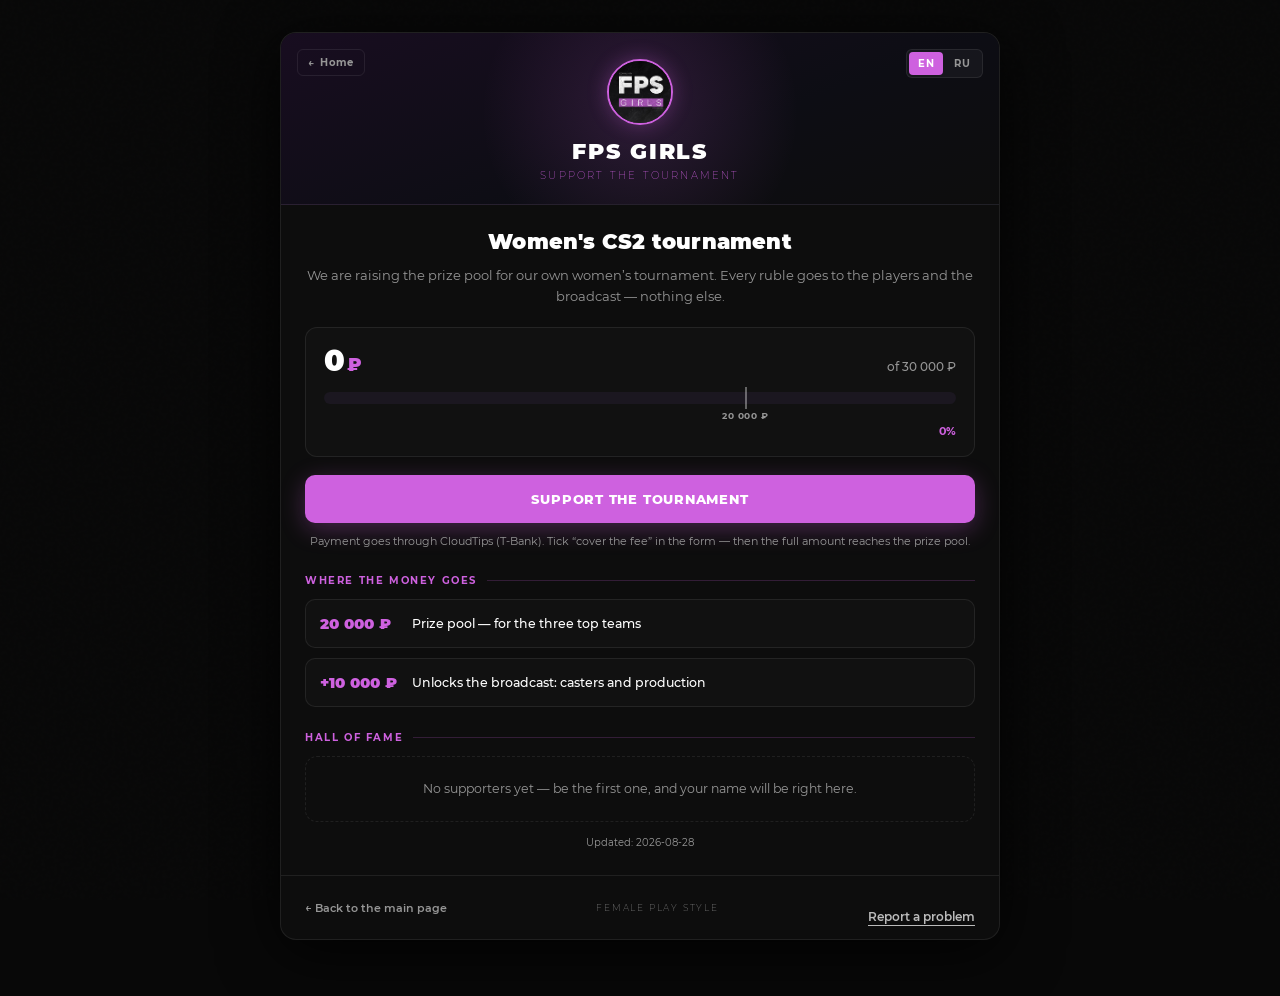
<file: support.html>
<!DOCTYPE html>
<html lang="en">
<head>
<meta charset="UTF-8">
<meta name="viewport" content="width=device-width, initial-scale=1.0">
<title>Support the tournament — FPS Girls</title>
<link rel="icon" href="favicon.ico" sizes="any">
<link rel="icon" type="image/png" sizes="32x32" href="assets/favicon-32.png">
<link rel="apple-touch-icon" href="assets/apple-touch-icon.png">
<meta name="theme-color" content="#0D0D0D">
<meta name="description" content="Support the FPS Girls women's CS2 tournament: prize pool for the top three teams and the live broadcast.">

<style>
@font-face { font-family: 'Montserrat'; src: url('fonts/Montserrat-Black.ttf') format('truetype');      font-weight: 900; font-display: swap; }
@font-face { font-family: 'Montserrat'; src: url('fonts/Montserrat-ExtraBold.ttf') format('truetype');  font-weight: 800; font-display: swap; }
@font-face { font-family: 'Montserrat'; src: url('fonts/Montserrat-Bold.ttf') format('truetype');       font-weight: 700; font-display: swap; }
@font-face { font-family: 'Montserrat'; src: url('fonts/Montserrat-SemiBold.ttf') format('truetype');   font-weight: 600; font-display: swap; }
@font-face { font-family: 'Montserrat'; src: url('fonts/Montserrat-Medium.ttf') format('truetype');     font-weight: 500; font-display: swap; }
@font-face { font-family: 'Montserrat'; src: url('fonts/Montserrat-Regular.ttf') format('truetype');    font-weight: 400; font-display: swap; }
@font-face { font-family: 'Montserrat'; src: url('fonts/Montserrat-Light.ttf') format('truetype');      font-weight: 300; font-display: swap; }
@font-face { font-family: 'Montserrat'; src: url('fonts/Montserrat-ExtraLight.ttf') format('truetype'); font-weight: 200; font-display: swap; }

:root {
  --accent:        #CE61DF;
  --accent-glow:   rgba(206,97,223,0.30);
  --accent-subtle: rgba(206,97,223,0.12);
  --bg:            #0D0D0D;
  --surface:       #111111;
  --surface2:      #161318;
  --border:        rgba(255,255,255,0.08);
  --border-accent: rgba(206,97,223,0.40);
  --white:         #FFFFFF;
  --gray1:         #969696;
  --gold:          #E8C15A;
}

*, *::before, *::after { margin: 0; padding: 0; box-sizing: border-box; }

body {
  background: #080808;
  min-height: 100vh;
  display: flex;
  justify-content: center;
  font-family: 'Montserrat', sans-serif;
  padding: 32px 16px 56px;
  color: var(--white);
}
body::before {
  content: '';
  position: fixed;
  inset: 0;
  background-image: url("data:image/svg+xml,%3Csvg viewBox='0 0 256 256' xmlns='http://www.w3.org/2000/svg'%3E%3Cfilter id='n'%3E%3CfeTurbulence type='fractalNoise' baseFrequency='0.9' numOctaves='4' stitchTiles='stitch'/%3E%3C/filter%3E%3Crect width='100%25' height='100%25' filter='url(%23n)' opacity='0.04'/%3E%3C/svg%3E");
  pointer-events: none;
  z-index: 0;
  opacity: 0.35;
}

.page {
  width: 100%;
  max-width: 720px;
  position: relative;
  z-index: 1;
  background: var(--bg);
  border: 1px solid var(--border);
  border-radius: 16px;
  overflow: hidden;
  box-shadow: 0 12px 60px rgba(0,0,0,0.8);
}

/* ── Header (единый со всеми страницами) ── */
.header {
  padding: 26px 24px 22px;
  text-align: center;
  position: relative;
  overflow: hidden;
  background: linear-gradient(160deg, #180d20 0%, #0d0d14 60%, #0d0d0d 100%);
  border-bottom: 1px solid var(--border);
}
.header::after {
  content: '';
  position: absolute;
  top: -80px; left: 50%;
  transform: translateX(-50%);
  width: 320px; height: 320px;
  border-radius: 50%;
  background: radial-gradient(circle, rgba(206,97,223,0.16) 0%, transparent 70%);
  pointer-events: none;
}
.avatar {
  width: 66px; height: 66px;
  border-radius: 50%;
  object-fit: cover;
  border: 2px solid var(--accent);
  box-shadow: 0 0 20px var(--accent-glow);
  position: relative; z-index: 1;
}
.wordmark {
  font-weight: 900; font-size: 22px;
  letter-spacing: 0.08em; text-transform: uppercase;
  margin-top: 12px; line-height: 1;
  position: relative; z-index: 1;
}
.tagline {
  font-weight: 200; font-size: 10px;
  letter-spacing: 0.22em; text-transform: uppercase;
  color: var(--accent); margin-top: 6px;
  position: relative; z-index: 1;
}
.home-link {
  position: absolute; top: 16px; left: 16px; z-index: 2;
  display: inline-flex; align-items: center; gap: 5px;
  font-weight: 700; font-size: 10px; letter-spacing: 0.08em;
  color: var(--gray1); text-decoration: none;
  border: 1px solid var(--border); border-radius: 6px;
  padding: 6px 10px; transition: color 150ms, border-color 150ms;
}
.home-link:hover { color: var(--white); border-color: var(--border-accent); }

.lang-switch {
  position: absolute; top: 16px; right: 16px; z-index: 2;
  display: flex; gap: 2px;
  background: rgba(255,255,255,0.04);
  border: 1px solid var(--border);
  border-radius: 6px; padding: 2px;
}
.lang-btn {
  font-family: inherit; font-weight: 700; font-size: 10px; letter-spacing: 0.08em;
  color: var(--gray1); background: transparent; border: none; border-radius: 4px;
  padding: 5px 9px; cursor: pointer; transition: color 150ms, background 150ms;
}
.lang-btn:hover { color: var(--white); }
.lang-btn.active { background: var(--accent); color: #fff; }

/* ── Интро ── */
.intro { padding: 24px 24px 0; text-align: center; }
.intro h1 {
  font-weight: 900; font-size: 21px; line-height: 1.25;
  letter-spacing: 0.01em;
}
.intro p {
  color: var(--gray1); font-size: 13px; font-weight: 400;
  line-height: 1.6; margin-top: 10px;
}

/* ── Шкала цели ── */
.goalbox {
  margin: 20px 24px 0;
  padding: 18px;
  background: var(--surface);
  border: 1px solid var(--border);
  border-radius: 12px;
}
.amount-row { display: flex; align-items: baseline; justify-content: space-between; gap: 10px; flex-wrap: wrap; }
.raised { font-weight: 900; font-size: 30px; line-height: 1; }
.raised .cur { font-size: 18px; color: var(--accent); margin-left: 2px; }
.goal-of { color: var(--gray1); font-size: 12px; font-weight: 500; }
.bar {
  position: relative; height: 12px; margin: 16px 0 6px;
  background: #1b1720; border-radius: 99px; overflow: visible;
}
.bar-track { position: absolute; inset: 0; border-radius: 99px; overflow: hidden; }
.bar-fill {
  height: 100%; width: 0;
  background: linear-gradient(90deg, var(--accent), #8f4bd6);
  border-radius: 99px;
  transition: width 700ms ease;
}
.bar-mark { position: absolute; top: -5px; bottom: -5px; width: 2px; background: rgba(255,255,255,0.35); }
.marks { position: relative; height: 14px; }
.mark-label {
  position: absolute; transform: translateX(-50%);
  font-size: 9px; font-weight: 700; letter-spacing: 0.06em;
  color: var(--gray1); white-space: nowrap;
}
.pct { text-align: right; font-size: 11px; font-weight: 700; color: var(--accent); }

/* ── Кнопка ── */
.cta {
  display: block; margin: 18px 24px 0;
  padding: 16px; text-align: center; text-decoration: none;
  background: var(--accent); color: #fff;
  font-weight: 800; font-size: 13px; letter-spacing: 0.06em; text-transform: uppercase;
  border-radius: 10px;
  box-shadow: 0 6px 24px var(--accent-glow);
  transition: transform 150ms, box-shadow 150ms;
}
.cta:hover { transform: translateY(-1px); box-shadow: 0 10px 30px var(--accent-glow); }
.hint {
  padding: 10px 28px 0; text-align: center;
  color: var(--gray1); font-size: 11px; line-height: 1.6;
}

/* ── Разделитель секции ── */
.section-label { display: flex; align-items: center; gap: 10px; padding: 24px 24px 12px; }
.section-label .line { flex: 1; height: 1px; background: rgba(206,97,223,0.2); }
.section-label span {
  font-weight: 700; font-size: 10px; letter-spacing: 0.16em;
  text-transform: uppercase; color: var(--accent);
}

/* ── Куда идут деньги ── */
.tiers { display: grid; gap: 10px; padding: 0 24px; }
.tier {
  display: flex; gap: 14px; align-items: center;
  padding: 14px; border: 1px solid var(--border);
  border-radius: 10px; background: var(--surface);
}
.tier.reached { border-color: var(--border-accent); background: var(--surface2); }
.tier-amt { font-weight: 900; font-size: 15px; color: var(--accent); min-width: 78px; }
.tier-text { font-size: 12.5px; font-weight: 500; line-height: 1.5; }
.tier-check { margin-left: auto; font-size: 14px; opacity: 0.9; }

/* ── Донатеры ── */
.podium { display: grid; grid-template-columns: repeat(3, 1fr); gap: 10px; padding: 0 24px; }
.pod {
  text-align: center; padding: 16px 10px;
  background: var(--surface); border: 1px solid var(--border); border-radius: 12px;
}
.pod.first { border-color: rgba(232,193,90,0.45); background: linear-gradient(180deg, rgba(232,193,90,0.08), var(--surface)); }
.pod-medal { font-size: 22px; line-height: 1; }
.pod-name { font-weight: 800; font-size: 13px; margin-top: 8px; word-break: break-word; }
.pod-sum { font-weight: 700; font-size: 12px; color: var(--accent); margin-top: 4px; }

.donors { padding: 12px 24px 0; display: grid; gap: 1px; }
.donor {
  display: flex; align-items: center; gap: 10px;
  padding: 10px 2px; border-bottom: 1px solid rgba(255,255,255,0.05);
  font-size: 12.5px;
}
.donor:last-child { border-bottom: none; }
.donor-rank { color: var(--gray1); font-weight: 700; font-size: 11px; min-width: 22px; }
.donor-name { font-weight: 600; }
.donor-sum { margin-left: auto; font-weight: 700; color: var(--accent); }
.empty {
  margin: 0 24px; padding: 22px 18px; text-align: center;
  color: var(--gray1); font-size: 12.5px; line-height: 1.6;
  border: 1px dashed var(--border); border-radius: 12px;
}

/* ── Футер ── */
.foot {
  border-top: 1px solid var(--border); margin-top: 26px;
  padding: 14px 24px;
  display: flex; align-items: center; justify-content: space-between;
  flex-wrap: wrap; gap: 8px;
}
.foot a { color: var(--gray1); text-decoration: none; font-size: 11px; font-weight: 600; }
.foot a:hover { color: var(--white); }
.brand {
  font-weight: 200; font-size: 9px; letter-spacing: 0.2em;
  text-transform: uppercase; color: var(--gray1);
}
.updated { padding: 14px 24px 0; text-align: center; color: var(--gray1); font-size: 10px; }

@media (max-width: 480px) {
  .raised { font-size: 25px; }
  .podium { grid-template-columns: 1fr; }
}
</style>
</head>

<body>
<div class="page">

  <header class="header">
    <a class="home-link" href="index.html">← <span data-i18n="home">Home</span></a>
    <div class="lang-switch">
      <button class="lang-btn active" type="button" data-lang="en">EN</button>
      <button class="lang-btn" type="button" data-lang="ru">RU</button>
    </div>
    <img class="avatar" src="assets/logo.jpg" alt="FPS Girls">
    <div class="wordmark">FPS Girls</div>
    <div class="tagline" data-i18n="tagline">Support the tournament</div>
  </header>

  <div class="intro">
    <h1 id="intro-title">Women's CS2 tournament</h1>
    <p data-i18n="lead">We are raising the prize pool for our own women's tournament. Every ruble goes to the players and the broadcast — nothing else.</p>
  </div>

  <div class="goalbox">
    <div class="amount-row">
      <div class="raised"><span id="raised">0</span><span class="cur">₽</span></div>
      <div class="goal-of"><span data-i18n="goalOf">of</span> <span id="goal">30 000</span> ₽</div>
    </div>
    <div class="bar">
      <div class="bar-track"><div class="bar-fill" id="fill"></div></div>
      <div class="bar-mark" id="mark"></div>
    </div>
    <div class="marks"><div class="mark-label" id="mark-label"></div></div>
    <div class="pct" id="pct"></div>
  </div>

  <a class="cta" id="cta" href="#" target="_blank" rel="noopener" data-i18n="cta">Support the tournament</a>
  <div class="hint" data-i18n="hint">Payment goes through CloudTips (T-Bank). Tick “cover the fee” in the form — then the full amount reaches the prize pool.</div>

  <div class="section-label"><span data-i18n="whereTitle">Where the money goes</span><div class="line"></div></div>
  <div class="tiers" id="tiers"></div>

  <div class="section-label"><span data-i18n="hallTitle">Hall of fame</span><div class="line"></div></div>
  <div id="hall"></div>

  <div class="updated" id="updated"></div>

  <footer class="foot">
    <a href="index.html" data-i18n="backLink">← Back to the main page</a>
    <div class="brand">Female Play Style</div>
    <p style="margin-top:16px"><a data-report-link href="report?from=/support" style="color:#bbb;font-size:12px;text-decoration:underline;text-underline-offset:4px">Сообщить о проблеме</a></p>
  </footer>

</div>

<script>
// Настройки сбора (цель, ступени, ссылка) лежат в donations.json, а живые цифры
// отдаёт бот: он слушает виджеты CloudTips и знает сумму и донатеров в реальном
// времени. Если бот недоступен, показываем то, что записано в файле.
const BOT_API = 'https://fps-girls-discord-bot-production.up.railway.app/api/donations';
const I18N = {
  en: {
    title: 'Support the tournament — FPS Girls',
    home: 'Home',
    tagline: 'Support the tournament',
    lead: 'We are raising the prize pool for our own women’s tournament. Every ruble goes to the players and the broadcast — nothing else.',
    goalOf: 'of',
    cta: 'Support the tournament',
    hint: 'Payment goes through CloudTips (T‑Bank). Tick “cover the fee” in the form — then the full amount reaches the prize pool.',
    whereTitle: 'Where the money goes',
    hallTitle: 'Hall of fame',
    backLink: '← Back to the main page',
    reached: 'reached',
    empty: 'No supporters yet — be the first one, and your name will be right here.',
    others: 'Everyone who supported us',
    anon: 'Anonymous',
    updated: 'Updated',
    loadFail: 'Could not load the fundraiser data. Please try again later.',
  },
  ru: {
    title: 'Поддержать турнир — FPS Girls',
    home: 'На главную',
    tagline: 'Поддержать турнир',
    lead: 'Собираем призовой фонд на свой женский турнир. Каждый рубль идёт игрокам и на трансляцию — больше ни на что.',
    goalOf: 'из',
    cta: 'Поддержать турнир',
    hint: 'Оплата идёт через CloudTips (Т‑Банк). Поставь галочку «компенсировать комиссию» — тогда до фонда дойдёт вся сумма.',
    whereTitle: 'Куда идут деньги',
    hallTitle: 'Зал славы',
    backLink: '← На главную',
    reached: 'собрано',
    empty: 'Пока никто не поддержал — стань первым, и имя будет здесь.',
    others: 'Все, кто поддержал',
    anon: 'Аноним',
    updated: 'Обновлено',
    loadFail: 'Не удалось загрузить данные сбора. Попробуй позже.',
  },
};

let lang = 'en';
let data = null;

const t = () => I18N[lang] || I18N.en;
const esc = (s) => String(s ?? '').replace(/[&<>"]/g, (c) => ({ '&': '&amp;', '<': '&lt;', '>': '&gt;', '"': '&quot;' }[c]));
const money = (n) => Number(n || 0).toLocaleString('ru-RU');

// Донатер может поддержать несколько раз — складываем по имени и показываем один раз
function rankDonors(donors) {
  const byName = new Map();
  (donors || []).forEach((d) => {
    const name = (d.name || '').trim() || t().anon;
    const key = name.toLowerCase();
    byName.set(key, { name, amount: (byName.get(key)?.amount || 0) + Number(d.amount || 0) });
  });
  return [...byName.values()].sort((a, b) => b.amount - a.amount);
}

function renderGoal() {
  const tiers = data.tiers || [];
  const goal = tiers.length ? tiers[tiers.length - 1].amount : 0;
  const raised = Number(data.raised || 0);
  const pct = goal ? Math.min(100, (raised / goal) * 100) : 0;

  document.getElementById('raised').textContent = money(raised);
  document.getElementById('goal').textContent = money(goal);
  document.getElementById('fill').style.width = pct + '%';
  document.getElementById('pct').textContent = Math.round(pct) + '%';

  // Отметка промежуточной цели (призовые) на шкале
  const mark = document.getElementById('mark');
  const label = document.getElementById('mark-label');
  if (tiers.length > 1 && goal) {
    const at = (tiers[0].amount / goal) * 100;
    mark.style.left = at + '%';
    label.style.left = at + '%';
    label.textContent = money(tiers[0].amount) + ' ₽';
    mark.style.display = '';
  } else {
    mark.style.display = 'none';
    label.textContent = '';
  }

  const cta = document.getElementById('cta');
  if (data.link) cta.href = data.link;

  const name = (data.tournament || {})[lang] || (data.tournament || {}).en || '';
  document.getElementById('intro-title').textContent = name;

  document.getElementById('tiers').innerHTML = tiers.map((tier, i) => {
    const reached = raised >= tier.amount;
    // Первая ступень — сумма целиком, следующие — «+сколько добавить»:
    // так видно, что стрим появляется за доплату, а не за новые 30 000
    const delta = i === 0 ? tier.amount : tier.amount - tiers[i - 1].amount;
    const amountLabel = (i === 0 ? '' : '+') + money(delta) + ' ₽';
    return (
      '<div class="tier' + (reached ? ' reached' : '') + '">' +
        '<div class="tier-amt">' + amountLabel + '</div>' +
        '<div class="tier-text">' + esc(tier[lang] || tier.en || '') + '</div>' +
        (reached ? '<div class="tier-check">✅</div>' : '') +
      '</div>'
    );
  }).join('');
}

function renderHall() {
  const ranked = rankDonors(data.donors);
  const hall = document.getElementById('hall');
  if (!ranked.length) {
    hall.innerHTML = '<div class="empty">' + t().empty + '</div>';
    return;
  }
  const medals = ['🥇', '🥈', '🥉'];
  const top = ranked.slice(0, 3);
  const rest = ranked.slice(3);

  let html = '<div class="podium">' + top.map((d, i) =>
    '<div class="pod' + (i === 0 ? ' first' : '') + '">' +
      '<div class="pod-medal">' + medals[i] + '</div>' +
      '<div class="pod-name">' + esc(d.name) + '</div>' +
      '<div class="pod-sum">' + money(d.amount) + ' ₽</div>' +
    '</div>'
  ).join('') + '</div>';

  if (rest.length) {
    html += '<div class="section-label"><span>' + t().others + '</span><div class="line"></div></div>';
    html += '<div class="donors">' + rest.map((d, i) =>
      '<div class="donor">' +
        '<div class="donor-rank">' + (i + 4) + '</div>' +
        '<div class="donor-name">' + esc(d.name) + '</div>' +
        '<div class="donor-sum">' + money(d.amount) + ' ₽</div>' +
      '</div>'
    ).join('') + '</div>';
  }
  hall.innerHTML = html;
}

function render() {
  if (!data) return;
  renderGoal();
  renderHall();
  const upd = document.getElementById('updated');
  upd.textContent = data.updatedAt ? t().updated + ': ' + data.updatedAt : '';
}

function setLang(l) {
  lang = I18N[l] ? l : 'en';
  document.documentElement.lang = lang;
  document.title = t().title;
  document.querySelectorAll('[data-i18n]').forEach((el) => { el.textContent = t()[el.dataset.i18n]; });
  document.querySelectorAll('.lang-btn').forEach((b) => b.classList.toggle('active', b.dataset.lang === lang));
  try { localStorage.setItem('fpsg-lang', lang); } catch (e) {}
  render();
}

document.querySelectorAll('.lang-btn').forEach((b) => b.addEventListener('click', () => setLang(b.dataset.lang)));

let saved = null;
try { saved = localStorage.getItem('fpsg-lang'); } catch (e) {}

fetch('donations.json?t=' + Date.now(), { cache: 'no-store' })
  .then((r) => (r.ok ? r.json() : null))
  .then((cfg) => {
    if (!cfg) throw new Error('no data');
    data = cfg;
    setLang(saved || 'en');
    // Живые цифры от бота — поверх файла; молчание бота не ломает страницу
    return fetch(BOT_API, { cache: 'no-store' })
      .then((r) => (r.ok ? r.json() : null))
      .then((live) => {
        // updatedAt === 0 — бот ещё не видел ни одного доната: доверяем файлу
        if (!live || !live.updatedAt) return;
        if (typeof live.raised === 'number') data.raised = live.raised;
        if (Array.isArray(live.donors) && live.donors.length) data.donors = live.donors;
        if (live.updatedAt) data.updatedAt = new Date(live.updatedAt).toISOString().slice(0, 10);
        render();
      })
      .catch(() => {});
  })
  .catch(() => {
    setLang(saved || 'en');
    document.getElementById('hall').innerHTML = '<div class="empty">' + t().loadFail + '</div>';
  });
</script>
<script src="report-link.js" defer></script>
</body>
</html>
</file>
<file: report.css>
@font-face { font-family: Montserrat; src: url('fonts/Montserrat-Regular.ttf') format('truetype'); font-weight: 400; font-display: swap; }
@font-face { font-family: Montserrat; src: url('fonts/Montserrat-SemiBold.ttf') format('truetype'); font-weight: 600; font-display: swap; }
@font-face { font-family: Montserrat; src: url('fonts/Montserrat-ExtraBold.ttf') format('truetype'); font-weight: 800; font-display: swap; }
* { box-sizing: border-box; }
body { margin: 0; padding: 32px 16px; color: #fff; background: #080808; font-family: Montserrat, sans-serif; line-height: 1.6; }
.page { max-width: 720px; margin: auto; padding: 32px 40px; background: #111; border: 1px solid #ffffff14; border-radius: 20px; }
header { display: flex; align-items: center; justify-content: space-between; margin-bottom: 40px; }
.home img { display: block; border-radius: 50%; }
.languages { display: flex; gap: 4px; }
button, input, select, textarea { font: inherit; }
.languages button { padding: 8px 12px; color: #bbb; background: transparent; border: 0; border-radius: 6px; cursor: pointer; }
.languages button[aria-pressed="true"] { color: #080808; background: #CE61DF; }
.eyebrow { color: #CE61DF; font-size: 12px; font-weight: 600; letter-spacing: .12em; }
h1 { margin: 12px 0 16px; font-size: clamp(28px, 6vw, 40px); line-height: 1.15; font-weight: 800; letter-spacing: -.035em; }
.intro { color: #bbb; margin: 0 0 32px; }
label { display: block; margin: 24px 0 8px; font-weight: 600; font-size: 14px; }
input, textarea, select { width: 100%; min-width: 0; padding: 12px 14px; border: 1px solid #ffffff29; border-radius: 8px; color: #fff; background: #19171b; font-size: 15px; }
textarea { resize: vertical; }
input[type="file"] { font-size: 12px; }
input[type="file"]::file-selector-button { margin-right: 12px; padding: 8px 10px; border: 0; border-radius: 5px; background: #332338; color: #fff; cursor: pointer; }
#screenshot-preview { margin-top: 12px; }
#screenshot-image { display: block; max-width: 100%; max-height: 320px; object-fit: contain; border: 1px solid #ffffff29; border-radius: 8px; }
#screenshot-remove { margin-top: 8px; padding: 6px 0; border: 0; background: transparent; color: #ddd; font-size: 12px; text-decoration: underline; cursor: pointer; }
input::placeholder, textarea::placeholder { color: #999; opacity: 1; }
:focus-visible { outline: 2px solid #CE61DF; outline-offset: 3px; }
.hint { margin: 6px 0 0; color: #aaa; font-size: 12px; }
.privacy { margin: 28px 0 20px; color: #aaa; font-size: 12px; }
.primary { display: inline-flex; align-items: center; justify-content: center; width: 100%; min-height: 50px; padding: 13px 18px; border: 1px solid #CE61DF; border-radius: 9px; background: #CE61DF; color: #080808; font-weight: 600; text-decoration: none; cursor: pointer; }
.primary:hover { background: #dd89e9; }
.primary:disabled { opacity: .65; cursor: wait; }
#status { color: #ffb6bd; font-size: 14px; }
#status:empty { display: none; }
[hidden] { display: none !important; }
.trap { position: absolute; width: 1px; height: 1px; overflow: hidden; clip-path: inset(50%); }
#done { margin: 40px 0; }
#done p { color: #bbb; }
#done .primary { margin-top: 20px; }
.success-mark { color: #CE61DF; font-size: 40px; }
footer { display: flex; flex-wrap: wrap; justify-content: space-between; gap: 16px; margin-top: 40px; padding-top: 24px; border-top: 1px solid #ffffff14; font-size: 12px; color: #999; }
footer a { color: #ccc; text-decoration: none; }
footer a:hover { color: #CE61DF; }
@media (max-width: 520px) { body { padding: 12px; } .page { padding: 24px 20px; border-radius: 14px; } header { margin-bottom: 28px; } }
</file>
